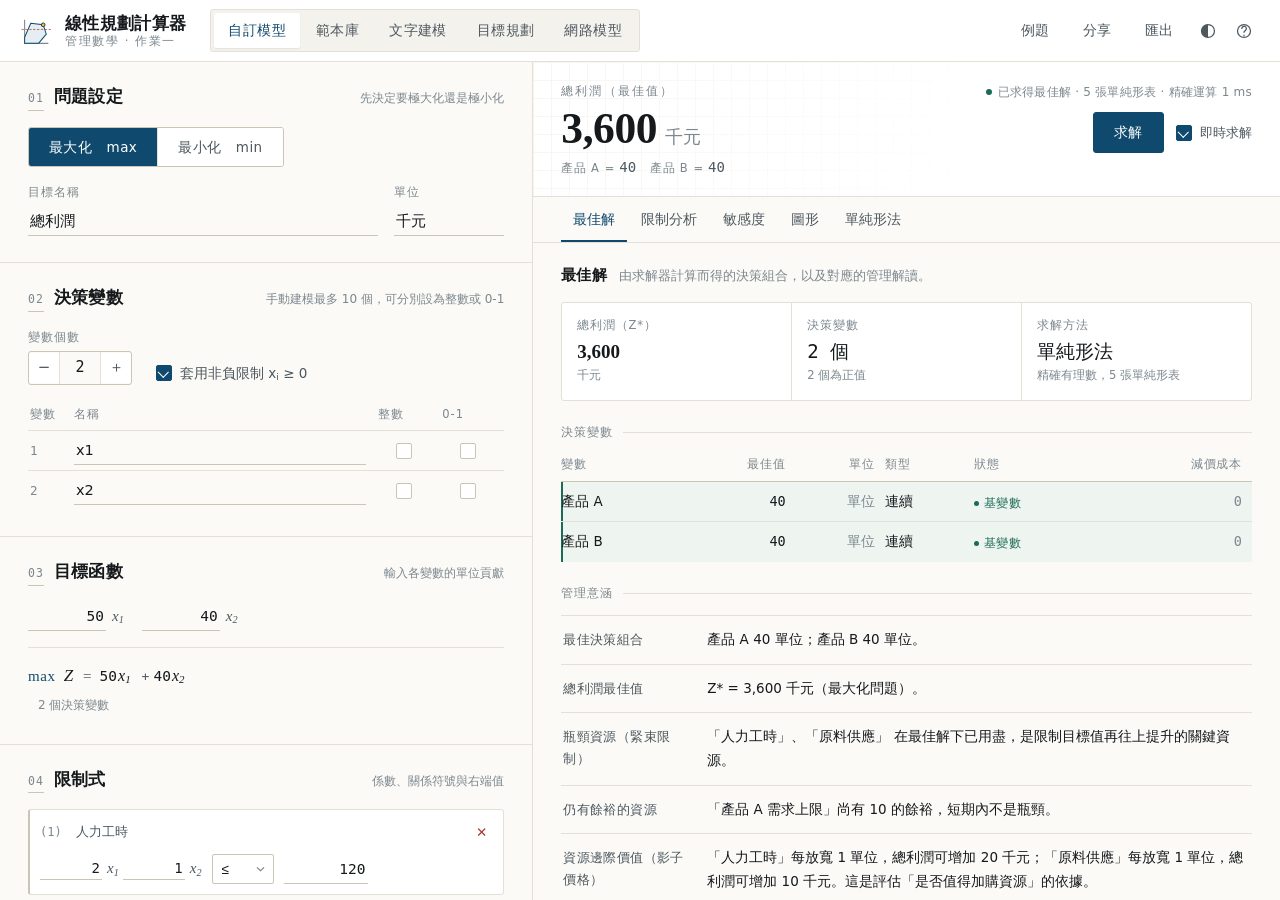
<file: index.html>
<!DOCTYPE html>
<html lang="zh-Hant-TW" data-theme="light">
<head>
<meta charset="utf-8">
<meta name="viewport" content="width=device-width, initial-scale=1">
<title>線性規劃計算器 · 管理數學作業</title>
<meta name="description" content="可直接在瀏覽器使用的線性規劃計算器：建立模型、精確求解、影子價格與敏感度分析、可行區域圖形、單純形法逐步教學，並支援多目標的目標規劃（Goal Programming）與網路模型（轉運、最短路徑、最大流量）。">
<link rel="stylesheet" href="assets/css/app.css">
</head>
<body>
<a class="skip-link" href="#model-settings">跳至模型設定</a>

<!-- ══════════════════════ 頂部工具列 ══════════════════════ -->
<header class="topbar">
  <div class="brand">
    <svg class="brand-mark" viewBox="0 0 44 44" aria-hidden="true" focusable="false">
      <path class="brand-axis" d="M6 38V8M6 38h30"/>
      <path class="brand-region" d="M6 30 L14 12 L30 14 L34 26 L24 38 L6 38 Z"/>
      <circle class="brand-point" cx="30" cy="14" r="2.4"/>
      <path class="brand-line" d="M2 20 L42 20"/>
    </svg>
    <div class="brand-text">
      <span class="brand-title">線性規劃計算器</span>
      <span class="brand-sub">管理數學 · 作業一</span>
    </div>
  </div>

  <nav class="mode-switch" role="tablist" aria-label="建模方式">
    <button type="button" role="tab" id="tab-model" aria-controls="panel-model" aria-selected="true" data-mode="model">自訂模型</button>
    <button type="button" role="tab" id="tab-library" aria-controls="panel-library" aria-selected="false" data-mode="library">範本庫</button>
    <button type="button" role="tab" id="tab-text" aria-controls="panel-text" aria-selected="false" data-mode="text">文字建模</button>
    <button type="button" role="tab" id="tab-goal" aria-controls="panel-goal" aria-selected="false" data-mode="goal">目標規劃</button>
    <button type="button" role="tab" id="tab-network" aria-controls="panel-network" aria-selected="false" data-mode="network">網路模型</button>
  </nav>

  <div class="topbar-actions">
    <button type="button" class="btn btn-quiet" id="btn-examples" aria-haspopup="dialog">例題</button>
    <button type="button" class="btn btn-quiet" id="btn-share" aria-haspopup="dialog">分享</button>
    <button type="button" class="btn btn-quiet" id="btn-export" aria-haspopup="dialog">匯出</button>
    <button type="button" class="btn btn-icon" id="btn-theme" title="切換深色／淺色" aria-label="切換深色模式">
      <svg viewBox="0 0 20 20" aria-hidden="true"><circle cx="10" cy="10" r="7.2"/><path d="M10 2.8a7.2 7.2 0 000 14.4z" fill="currentColor" stroke="none"/></svg>
    </button>
    <button type="button" class="btn btn-icon" id="btn-help" title="操作說明（?）" aria-label="操作說明" aria-haspopup="dialog">
      <svg viewBox="0 0 20 20" aria-hidden="true"><path d="M7.6 7.2a2.5 2.5 0 114.1 2c-.9.8-1.7 1.2-1.7 2.3M10 14.6v.6"/><circle cx="10" cy="10" r="7.2"/></svg>
    </button>
  </div>
</header>

<!-- ══════════════════════ 工作台 ══════════════════════ -->
<main class="workbench">

  <!-- ───────────── 左：設定 ───────────── -->
  <section class="pane pane-input" aria-label="模型設定">

    <!-- 模式一：自訂模型 -->
    <div class="panel is-active" id="panel-model" role="tabpanel" aria-labelledby="tab-model">

      <div class="source-banner" id="source-banner" hidden>
        <span class="source-banner-text" id="source-banner-text"></span>
        <button type="button" class="btn btn-link" id="source-banner-reset">回到空白模型</button>
      </div>

      <section class="step" id="model-settings">
        <header class="step-head">
          <span class="step-index">01</span>
          <h2 class="step-title">問題設定</h2>
          <span class="step-hint">先決定要極大化還是極小化</span>
        </header>
        <div class="field-group">
          <div class="segmented" role="radiogroup" aria-label="問題類型">
            <button type="button" role="radio" aria-checked="true" data-sense="max" class="is-active">最大化　max</button>
            <button type="button" role="radio" aria-checked="false" data-sense="min">最小化　min</button>
          </div>
          <div class="field-row">
            <label class="field">
              <span class="field-label">目標名稱</span>
              <input type="text" id="objective-label" class="input" placeholder="總利潤" autocomplete="off">
            </label>
            <label class="field field-narrow">
              <span class="field-label">單位</span>
              <input type="text" id="objective-unit" class="input" placeholder="元" autocomplete="off">
            </label>
          </div>
        </div>
      </section>

      <section class="step">
        <header class="step-head">
          <span class="step-index">02</span>
          <h2 class="step-title">決策變數</h2>
          <span class="step-hint">手動建模最多 10 個，可分別設為整數或 0-1</span>
        </header>
        <div class="field-group">
          <div class="var-toolbar">
            <div class="stepper">
              <span class="field-label">變數個數</span>
              <div class="stepper-control">
                <button type="button" class="stepper-button" id="var-minus" aria-label="減少一個變數">−</button>
                <output id="var-count" class="stepper-value" aria-live="polite">2</output>
                <button type="button" class="stepper-button" id="var-plus" aria-label="增加一個變數">＋</button>
              </div>
            </div>
            <label class="check">
              <input type="checkbox" id="nonneg" checked>
              <span>套用非負限制 x<sub>i</sub> ≥ 0</span>
            </label>
          </div>
          <div class="var-table-wrap">
            <table class="var-table">
              <thead>
                <tr>
                  <th scope="col">變數</th>
                  <th scope="col">名稱</th>
                  <th scope="col">整數</th>
                  <th scope="col">0-1</th>
                </tr>
              </thead>
              <tbody id="var-body"></tbody>
            </table>
          </div>
        </div>
      </section>

      <section class="step">
        <header class="step-head">
          <span class="step-index">03</span>
          <h2 class="step-title">目標函數</h2>
          <span class="step-hint">輸入各變數的單位貢獻</span>
        </header>
        <div class="field-group">
          <div class="coef-grid" id="objective-inputs"></div>
          <div class="math-preview" id="objective-preview" aria-live="polite"></div>
        </div>
      </section>

      <section class="step">
        <header class="step-head">
          <span class="step-index">04</span>
          <h2 class="step-title">限制式</h2>
          <span class="step-hint">係數、關係符號與右端值</span>
        </header>
        <div class="field-group">
          <div id="constraint-list" class="constraint-list"></div>
          <div class="step-actions">
            <button type="button" class="btn btn-outline" id="add-constraint">＋ 新增限制式</button>
            <button type="button" class="btn btn-quiet" id="clear-constraints">清除全部</button>
          </div>
        </div>
      </section>

      <section class="step step-last">
        <header class="step-head">
          <span class="step-index">05</span>
          <h2 class="step-title">模型預覽</h2>
          <span class="step-hint">系統自動排版</span>
        </header>
        <div class="model-sheet">
          <div id="model-preview" class="mathblock" aria-live="polite"></div>
          <div class="model-sheet-actions">
            <button type="button" class="btn btn-quiet btn-small" id="copy-model">複製模型文字</button>
            <button type="button" class="btn btn-quiet btn-small" id="download-json">下載 JSON</button>
          </div>
        </div>
      </section>
    </div>

    <!-- 模式二：範本庫 -->
    <div class="panel" id="panel-library" role="tabpanel" aria-labelledby="tab-library" hidden>
      <section class="step">
        <header class="step-head">
          <span class="step-index">A</span>
          <h2 class="step-title">管理科學模型範本</h2>
          <span class="step-hint">輸入問題資料，系統自動建立線性規劃模型</span>
        </header>
        <div id="library-cards" class="template-cards"></div>
      </section>
      <section class="step step-last" id="template-form-section" hidden>
        <header class="step-head">
          <span class="step-index">B</span>
          <h2 class="step-title" id="template-form-title">資料輸入</h2>
          <span class="step-hint" id="template-form-hint"></span>
        </header>
        <div id="template-form"></div>
        <div class="step-actions">
          <button type="button" class="btn btn-primary" id="template-build">建立模型並求解</button>
          <button type="button" class="btn btn-quiet" id="template-cancel">取消</button>
        </div>
      </section>
    </div>

    <!-- 模式三：文字建模 -->
    <div class="panel" id="panel-text" role="tabpanel" aria-labelledby="tab-text" hidden>
      <section class="step">
        <header class="step-head">
          <span class="step-index">01</span>
          <h2 class="step-title">用一段話描述問題</h2>
          <span class="step-hint">離線規則引擎會抽取產品、利潤、資源與上限</span>
        </header>
        <div class="field-group">
          <label class="field">
            <span class="field-label">問題描述</span>
            <textarea id="nl-input" class="input textarea" rows="7" spellcheck="false"
              placeholder="例如：某工廠生產 A、B 兩種產品。每單位 A 的利潤為 30 元，每單位 B 的利潤為 50 元……"></textarea>
          </label>
          <div class="sample-row">
            <span class="field-label">範例文字</span>
            <button type="button" class="chip" data-sample="production">生產組合</button>
            <button type="button" class="chip" data-sample="diet">飼料配方</button>
            <button type="button" class="chip" data-sample="shorthand">速記格式</button>
            <button type="button" class="chip" data-sample="shortest">最短路徑</button>
            <button type="button" class="chip" data-sample="maxflow">最大流量</button>
            <button type="button" class="chip" data-sample="transship">轉運問題</button>
          </div>
          <div class="field-row nl-actions">
            <button type="button" class="btn btn-primary" id="nl-parse">解析並建立模型</button>
            <button type="button" class="btn btn-outline" id="nl-ai">AI 解析</button>
            <button type="button" class="btn btn-quiet" id="nl-ai-toggle" aria-expanded="false" aria-controls="nl-ai-settings">AI 設定</button>
            <span class="field-note" id="nl-ai-status">解析結果可再回到「自訂模型」手動調整</span>
          </div>
          <div class="ai-settings" id="nl-ai-settings" hidden>
            <div class="ai-settings-title">AI 解析設定（選用）</div>
            <p class="ai-settings-note">
              「解析並建立模型」使用離線規則引擎，不需要網路。「AI 解析」會把題目文字送到你選的 AI 服務轉成模型，
              再由本機的精確求解器計算，需要你自己的 API 金鑰。
            </p>
            <div class="field-row">
              <label class="field ai-provider-field"><span class="field-label">AI 服務</span>
                <select class="select" id="nl-ai-provider"></select></label>
              <label class="field ai-model-field"><span class="field-label">模型</span>
                <select class="select" id="nl-ai-model"></select></label>
            </div>
            <div class="field-row">
              <label class="field"><span class="field-label">API 金鑰</span>
                <input type="password" class="input" id="nl-ai-key" placeholder="AIza..." autocomplete="off" spellcheck="false"></label>
            </div>
            <p class="ai-settings-note" id="nl-ai-provider-note"></p>
            <label class="checkbox ai-remember"><input type="checkbox" id="nl-ai-remember">
              <span>記住金鑰（存在這台電腦的瀏覽器；不勾選則關閉分頁後清除）</span></label>
            <p class="ai-settings-note is-warn">金鑰只會存在你自己的瀏覽器，並直接送到你選的 AI 服務，不會上傳到 GitHub。請勿在公用電腦勾選「記住金鑰」。</p>
            <div class="step-actions">
              <button type="button" class="btn btn-primary btn-small" id="nl-ai-save">儲存設定</button>
              <button type="button" class="btn btn-quiet btn-small" id="nl-ai-clear">清除金鑰</button>
            </div>
          </div>
        </div>
      </section>
    </div>

    <!-- 模式四：目標規劃（多目標求解），內容由 goalui.js 產生 -->
    <div class="panel" id="panel-goal" role="tabpanel" aria-labelledby="tab-goal" hidden></div>
    <div class="panel" id="panel-network" role="tabpanel" aria-labelledby="tab-network" hidden></div>
  </section>

  <!-- ───────────── 右：結果 ───────────── -->
  <section class="pane pane-result" aria-label="求解結果">
    <div class="result-head" id="result-head">
      <div class="verdict">
        <div class="verdict-label" id="verdict-label">最佳解</div>
        <div class="verdict-value" id="verdict-value">—</div>
        <div class="verdict-sub" id="verdict-sub"></div>
      </div>
      <div class="verdict-side">
        <div class="solve-status" id="solve-status" aria-live="polite"></div>
        <div class="verdict-actions">
          <button type="button" class="btn btn-primary" id="btn-solve">求解</button>
          <label class="check check-compact">
            <input type="checkbox" id="auto-solve" checked>
            <span>即時求解</span>
          </label>
        </div>
      </div>
    </div>

    <div class="result-tabs" role="tablist" aria-label="結果檢視">
      <button type="button" role="tab" aria-selected="true" data-view="solution" class="is-active">最佳解</button>
      <button type="button" role="tab" aria-selected="false" data-view="constraints">限制分析</button>
      <button type="button" role="tab" aria-selected="false" data-view="sensitivity">敏感度</button>
      <button type="button" role="tab" aria-selected="false" data-view="graph">圖形</button>
      <button type="button" role="tab" aria-selected="false" data-view="simplex">單純形法</button>
      <button type="button" role="tab" aria-selected="false" data-view="integer" id="tab-integer" hidden>整數規劃</button>
    </div>

    <div class="result-body" id="result-body" role="tabpanel" tabindex="-1" aria-live="polite"></div>

    <!-- 目標規劃的結果（僅在「目標規劃」分頁顯示） -->
    <div class="goal-result" id="goal-result" hidden>
      <div class="result-head">
        <div class="verdict">
          <div class="verdict-label" id="goal-verdict-label">最滿意解</div>
          <div class="verdict-value" id="goal-verdict-value">—</div>
          <div class="verdict-sub" id="goal-verdict-sub"></div>
        </div>
        <div class="verdict-side">
          <div class="solve-status" id="goal-solve-status" aria-live="polite"></div>
          <div class="verdict-actions">
            <button type="button" class="btn btn-primary" id="goal-btn-solve">求解</button>
          </div>
        </div>
      </div>
      <div class="result-tabs" id="goal-tabs" role="tablist" aria-label="目標規劃結果檢視">
        <button type="button" role="tab" aria-selected="true" data-gview="solution" class="is-active">最滿意解</button>
        <button type="button" role="tab" aria-selected="false" data-gview="steps">逐層求解</button>
        <button type="button" role="tab" aria-selected="false" data-gview="model">完整模式</button>
      </div>
      <div class="result-body" id="goal-result-body" role="tabpanel" tabindex="-1" aria-live="polite"></div>
    </div>

    <!-- 文字建模的解析結果（僅在「文字建模」分頁顯示） -->
    <div class="goal-result nl-pane" id="nl-pane" hidden>
      <div class="result-head nl-pane-head">
        <div class="verdict">
          <div class="verdict-label">文字建模</div>
          <div class="verdict-value nl-pane-title" id="nl-pane-title">尚未解析</div>
          <div class="verdict-sub" id="nl-confidence"></div>
        </div>
      </div>
      <div class="result-body" id="nl-pane-body" tabindex="-1" aria-live="polite">
        <div class="nl-empty" id="nl-empty">
          <h3 class="nl-empty-title">這裡會顯示解析結果</h3>
          <ol class="nl-empty-steps">
            <li><b>輸入題目</b>：在左邊貼上題目文字，或點一個「範例文字」。</li>
            <li><b>解析</b>：按「解析並建立模型」（離線、免費）。規則引擎沒把握時，可再按「AI 解析」。</li>
            <li><b>檢查</b>：核對這裡列出的目標係數與每條限制式，數字不對可以之後在表單修改。</li>
            <li><b>套用並求解</b>：按「套用到模型並求解」，會切到「自訂模型」分頁，顯示最佳解、敏感度分析與圖形。</li>
          </ol>
          <p class="nl-empty-note">在「自訂模型」與「範本庫」分頁，右邊顯示的是目前模型的求解結果；在這個分頁，題目要先解析、再套用，才會被求解。</p>
        </div>
        <section class="nl-result-section" id="nl-result-section" hidden>
          <div id="nl-result"></div>
        </section>
      </div>
    </div>

    <!-- 網路模型的結果（僅在「網路模型」分頁顯示） -->
    <div class="goal-result net-result" id="net-result" hidden>
      <div class="result-head">
        <div class="verdict">
          <div class="verdict-label" id="net-verdict-label">網路模型</div>
          <div class="verdict-value" id="net-verdict-value">—</div>
          <div class="verdict-sub" id="net-verdict-sub"></div>
        </div>
        <div class="verdict-side">
          <div class="solve-status" id="net-solve-status" aria-live="polite"></div>
          <div class="verdict-actions">
            <button type="button" class="btn btn-primary" id="net-btn-solve">求解</button>
          </div>
        </div>
      </div>
      <div class="result-tabs" id="net-tabs" role="tablist" aria-label="網路模型結果檢視">
        <button type="button" role="tab" aria-selected="true" data-nview="solution" class="is-active">結果與網路圖</button>
        <button type="button" role="tab" aria-selected="false" data-nview="steps">建模步驟</button>
        <button type="button" role="tab" aria-selected="false" data-nview="model">完整模型</button>
      </div>
      <div class="result-body" id="net-result-body" role="tabpanel" tabindex="-1" aria-live="polite"></div>
    </div>
  </section>
</main>

<!-- ══════════════════════ 對話框 ══════════════════════ -->
<div class="dialog-backdrop" id="dialog-backdrop" hidden>
  <div class="dialog" role="dialog" aria-modal="true" aria-labelledby="dialog-title">
    <header class="dialog-head">
      <h2 class="dialog-title" id="dialog-title">標題</h2>
      <button type="button" class="btn btn-icon" id="dialog-close" aria-label="關閉">✕</button>
    </header>
    <div class="dialog-body" id="dialog-body"></div>
    <footer class="dialog-foot" id="dialog-foot"></footer>
  </div>
</div>

<div class="toast-stack" id="toast-stack" aria-live="polite" aria-atomic="false"></div>

<!-- 行動版底部摘要列 -->
<div class="mobile-bar" id="mobile-bar">
  <div class="mobile-bar-main">
    <span class="mobile-bar-label" id="mobile-bar-label">最佳值</span>
    <span class="mobile-bar-value" id="mobile-bar-value">—</span>
  </div>
  <button type="button" class="btn btn-primary btn-small" id="mobile-bar-jump">查看結果</button>
</div>

<!-- 匯出用列印版面（螢幕上隱藏） -->
<div id="print-report" class="print-report" aria-hidden="true"></div>

<script src="assets/js/fraction.js"></script>
<script src="assets/js/solver.js"></script>
<script src="assets/js/model.js"></script>
<script src="assets/js/goal.js"></script>
<script src="assets/js/network.js"></script>
<script src="assets/js/recipes.js"></script>
<script src="assets/js/parser.js"></script>
<script src="assets/js/ai.js"></script>
<script src="assets/js/graph.js"></script>
<script src="assets/js/views.js"></script>
<script src="assets/js/goalui.js"></script>
<script src="assets/js/networkui.js"></script>
<script src="assets/js/app.js"></script>
</body>
</html>
</file>
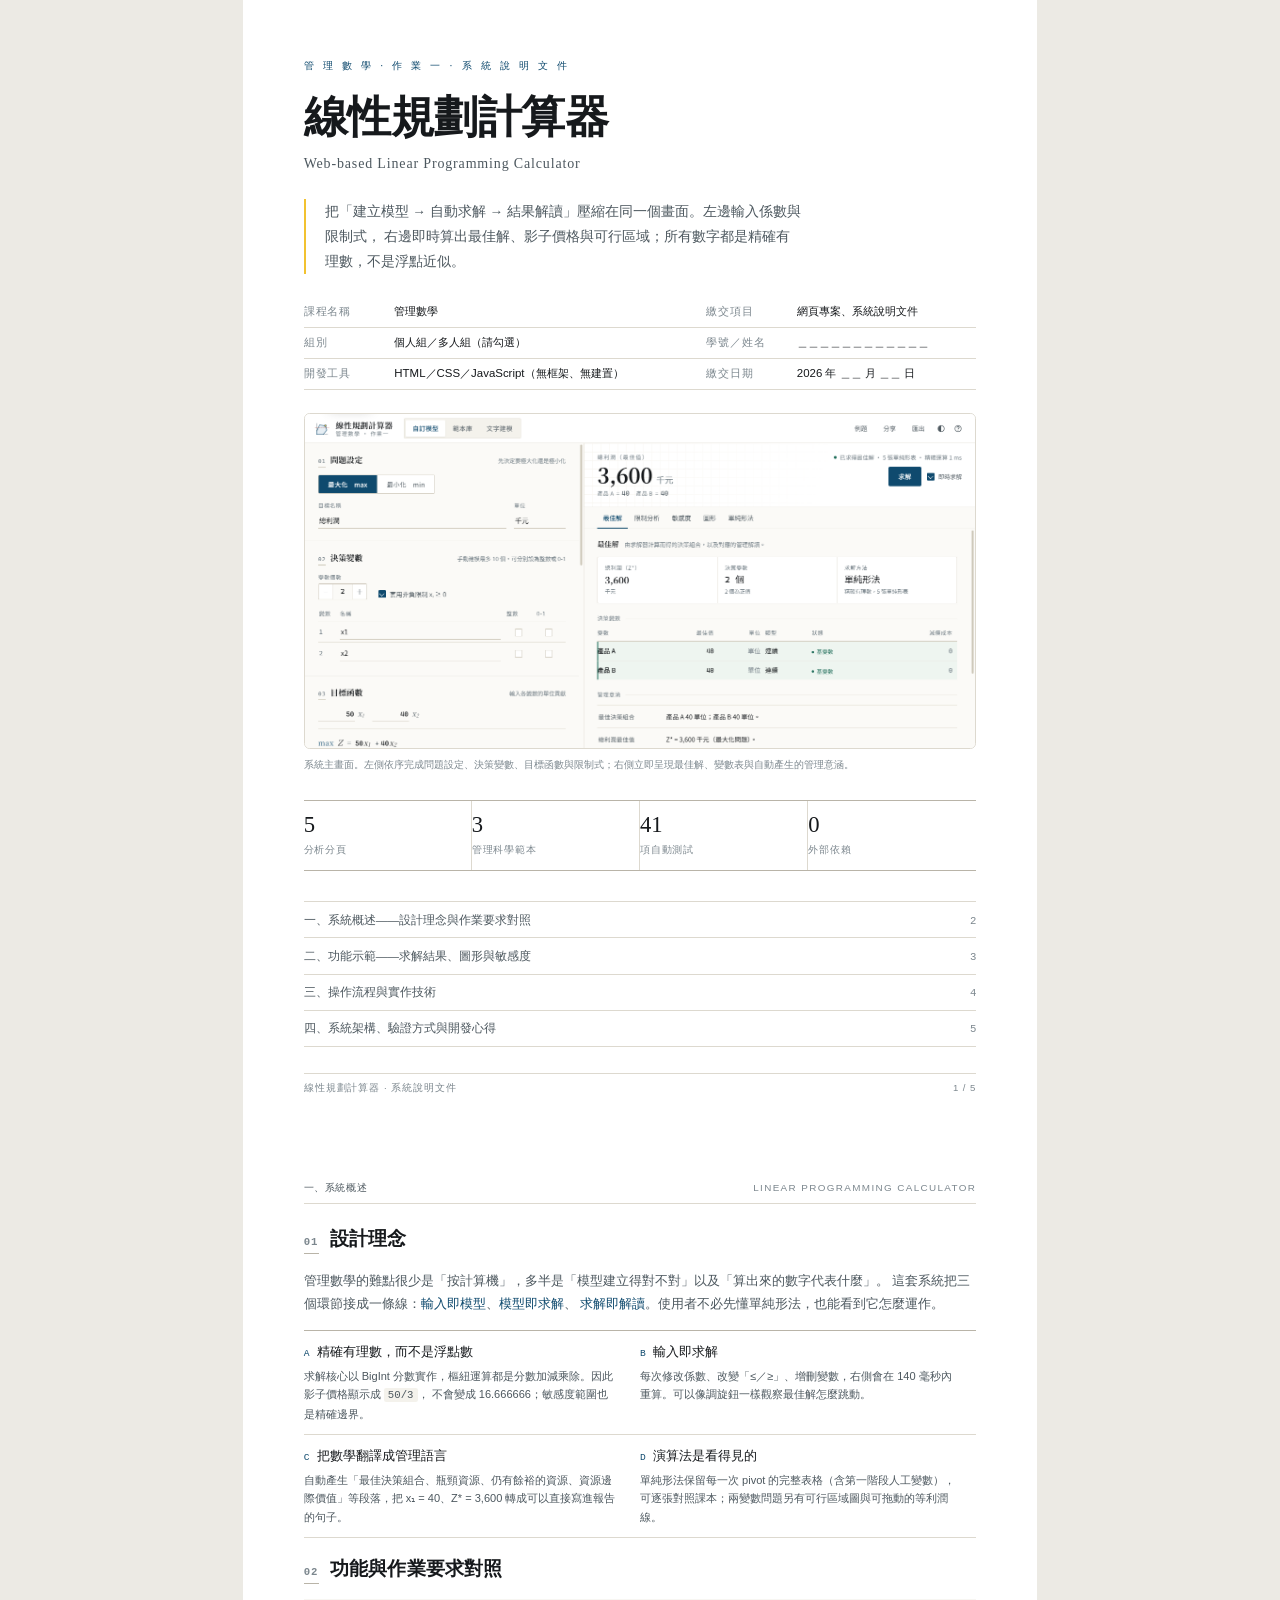
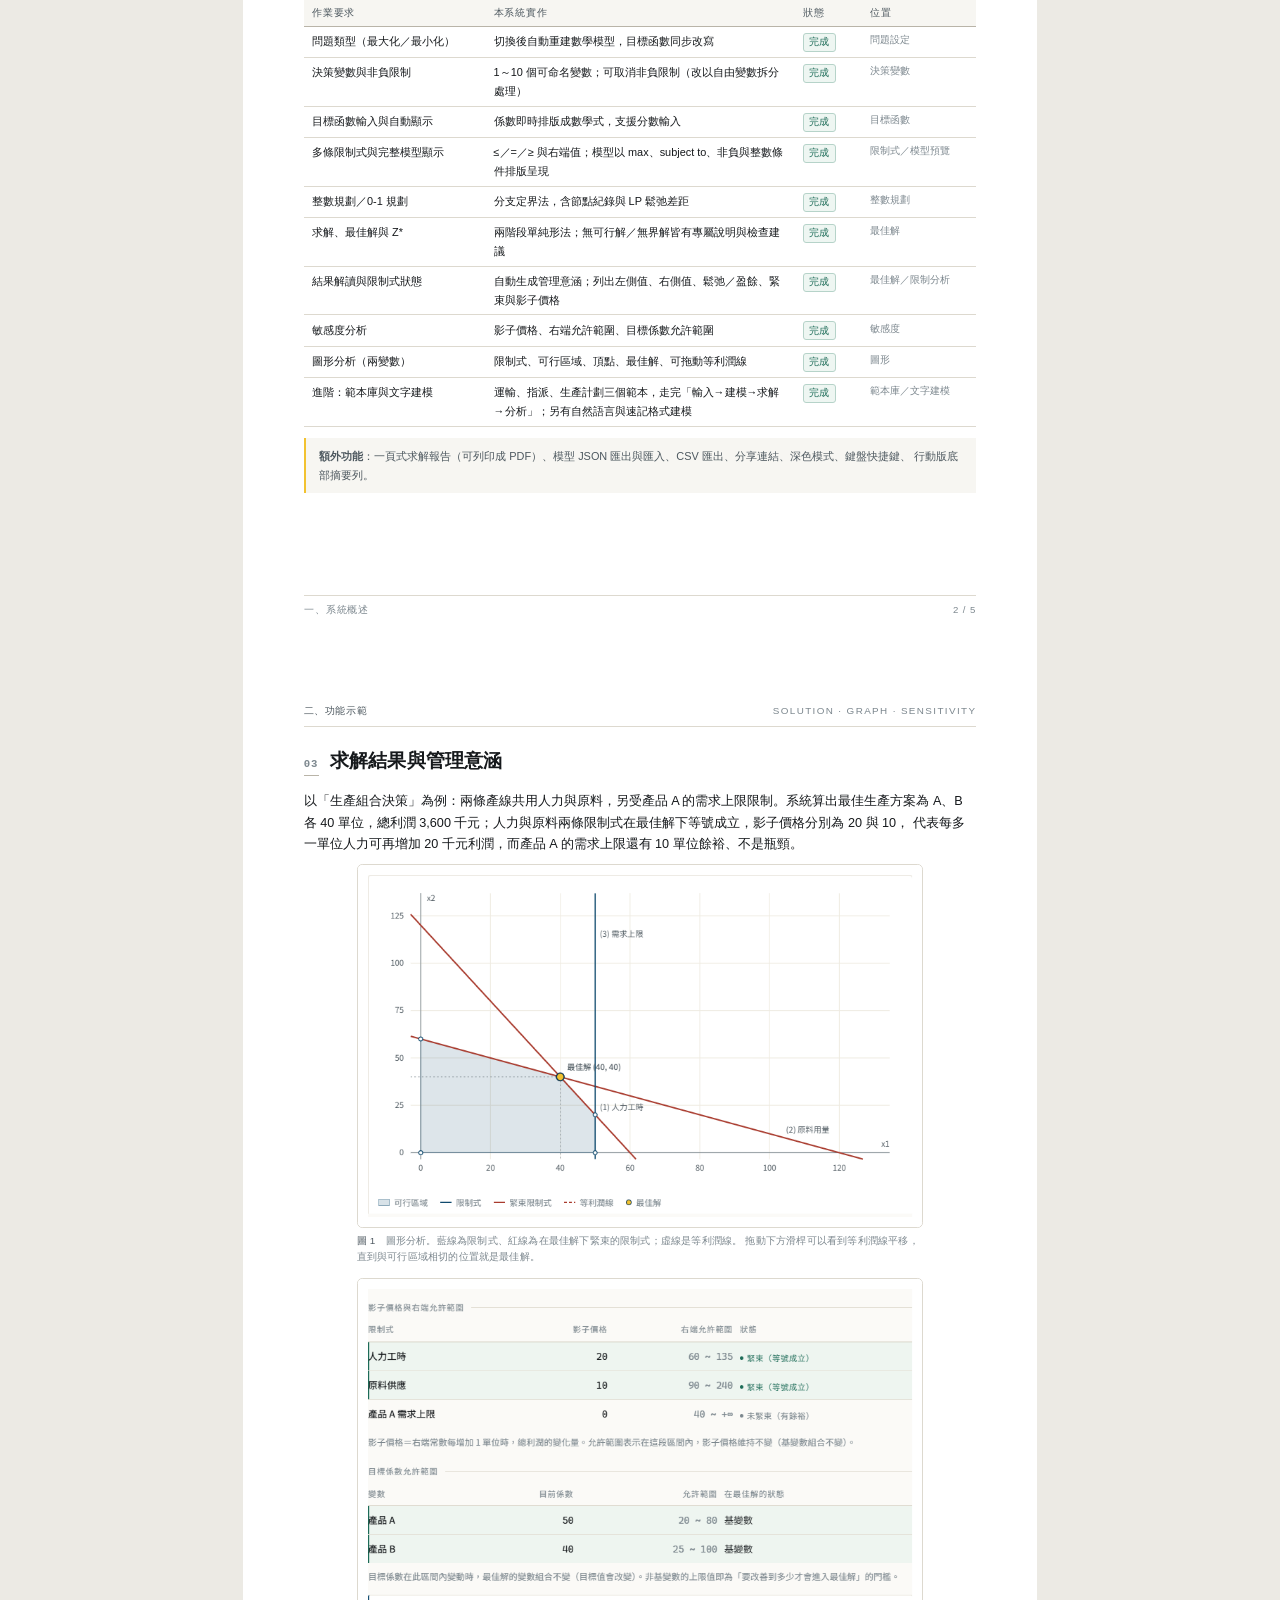
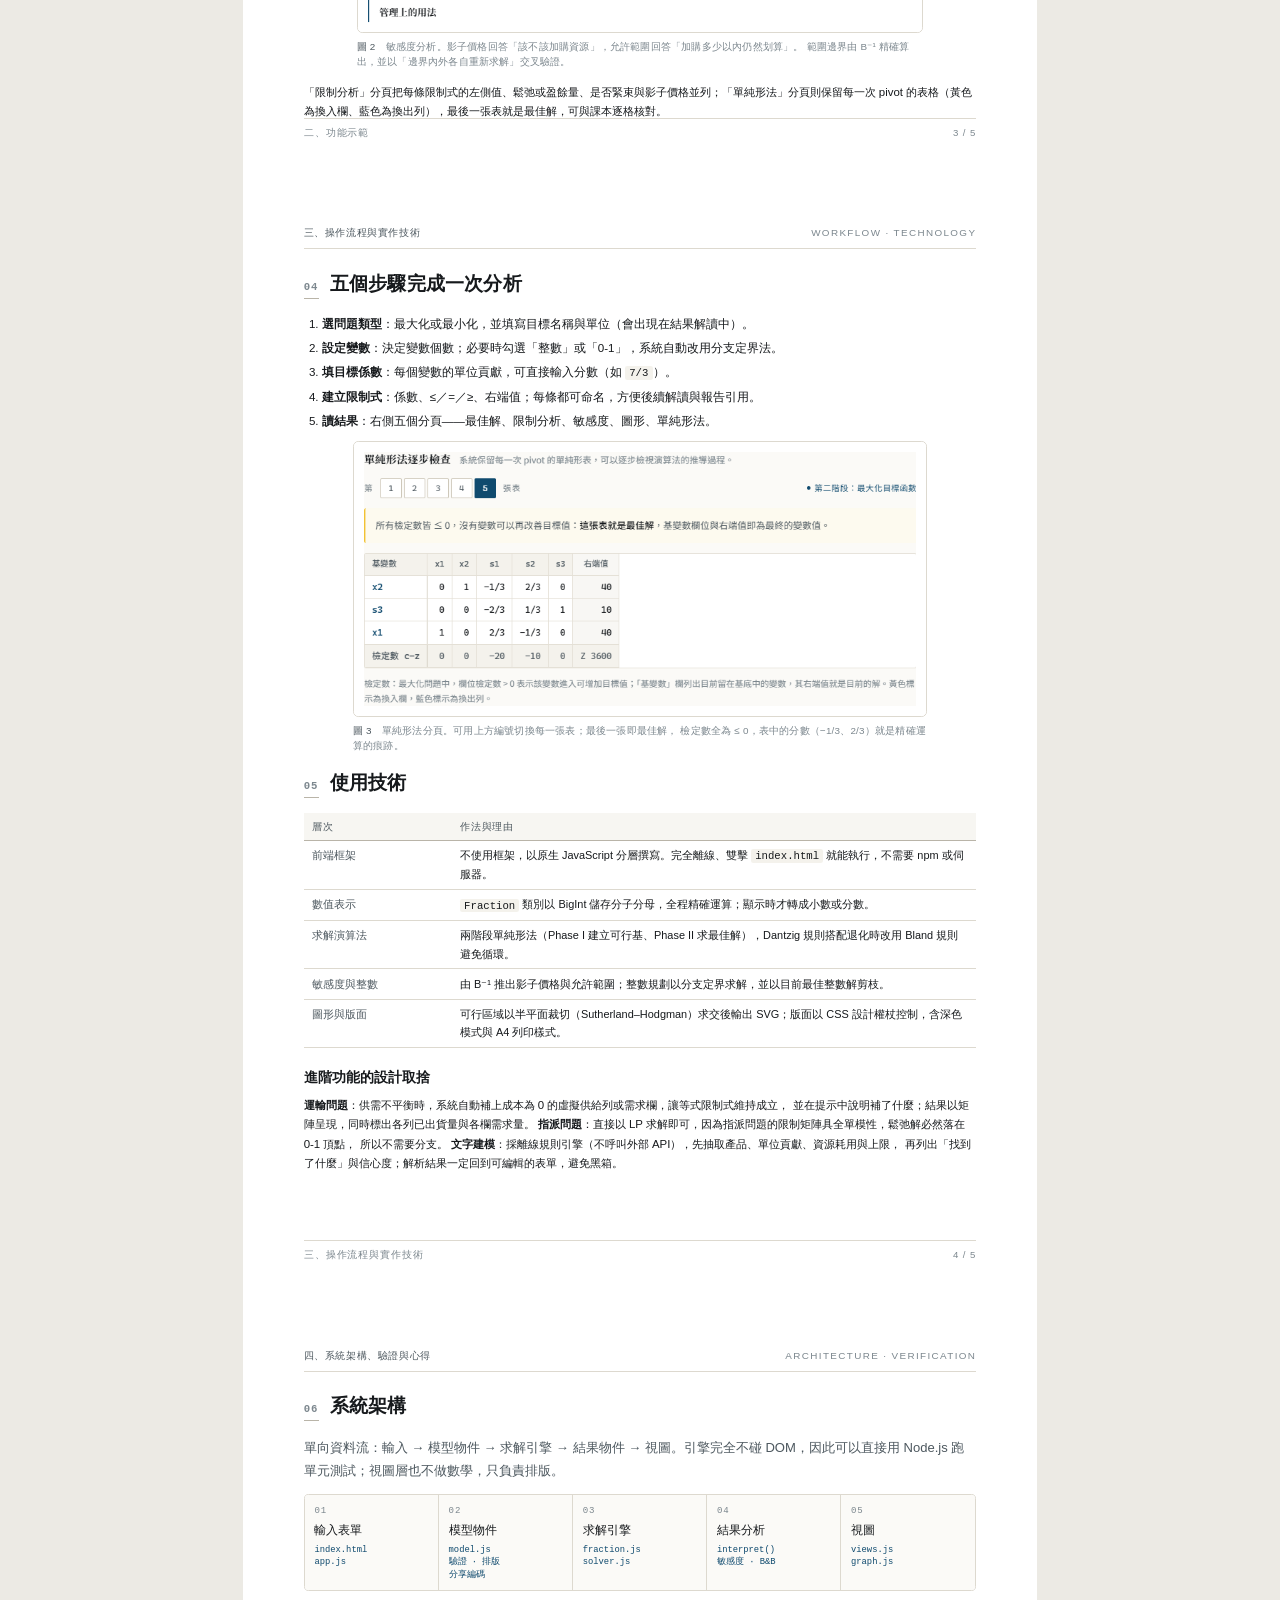
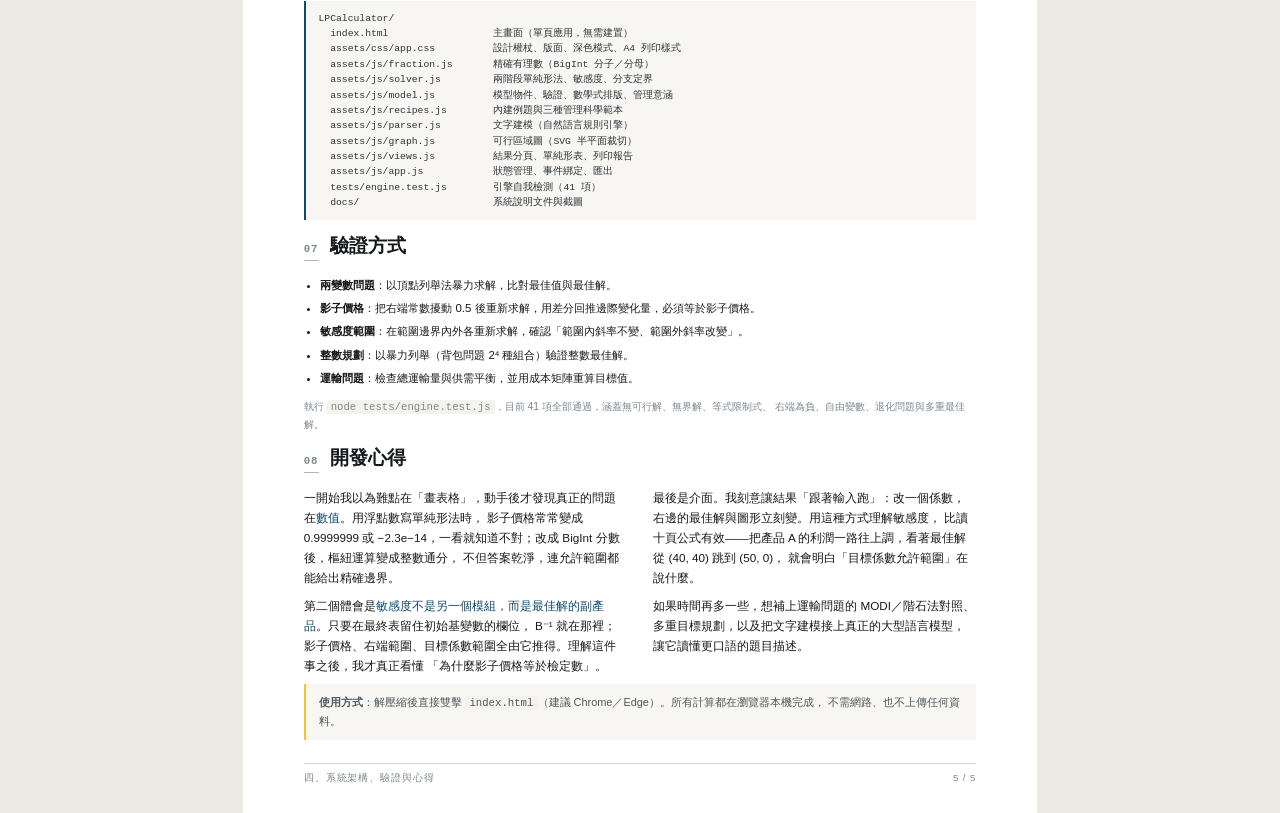
<file: docs/#U7cfb#U7d71#U8aaa#U660e#U6587#U4ef6.html>
<!DOCTYPE html>
<html lang="zh-Hant-TW">
<head>
<meta charset="utf-8">
<title>線性規劃計算器｜系統說明文件</title>
<style>
  @page { size: A4; margin: 0; }

  :root {
    --ink: #16191c;
    --ink-2: #4d585f;
    --ink-3: #7c878e;
    --rule: #ddd9cf;
    --rule-strong: #b9b4a8;
    --pruss: #0f4a6e;
    --jade: #1c6b57;
    --serif: "Noto Serif TC", "Songti TC", serif;
    --sans: "Noto Sans TC", "Microsoft JhengHei", sans-serif;
    --mono: "Cascadia Mono", "Consolas", monospace;
  }

  * { box-sizing: border-box; }
  html, body { margin: 0; padding: 0; }

  body {
    font-family: var(--sans);
    font-size: 9.5pt;
    line-height: 1.7;
    color: var(--ink);
    background: #eceae4;
    -webkit-print-color-adjust: exact;
    print-color-adjust: exact;
  }

  .page {
    width: 210mm;
    height: 297mm;
    padding: 15mm 16mm 12mm;
    background: #fff;
    margin: 0 auto;
    position: relative;
    overflow: hidden;
    page-break-after: always;
    break-after: page;
  }

  .page:last-child { page-break-after: auto; break-after: auto; }

  .runhead {
    display: flex;
    justify-content: space-between;
    align-items: baseline;
    border-bottom: 0.6pt solid var(--rule);
    padding-bottom: 1.6mm;
    margin-bottom: 5mm;
    font-size: 7.4pt;
    letter-spacing: 0.14em;
    color: var(--ink-3);
  }

  .runhead .rh-left { font-family: var(--serif); font-size: 7.6pt; letter-spacing: 0.06em; color: var(--ink-2); }

  .runfoot {
    position: absolute;
    left: 16mm;
    right: 16mm;
    bottom: 7mm;
    display: flex;
    justify-content: space-between;
    font-size: 7.2pt;
    color: var(--ink-3);
    letter-spacing: 0.1em;
    border-top: 0.5pt solid var(--rule);
    padding-top: 1.6mm;
  }

  /* ── 封面 ── */
  .cover-tag { font-size: 7.8pt; letter-spacing: 0.3em; color: var(--pruss); margin-bottom: 5mm; }

  h1.cover-title {
    font-family: var(--serif);
    font-size: 33pt;
    line-height: 1.12;
    letter-spacing: -0.01em;
    margin: 0 0 2.6mm;
  }

  .cover-sub { font-family: var(--serif); font-size: 10.5pt; color: var(--ink-2); letter-spacing: 0.06em; margin-bottom: 6mm; }

  .cover-lede {
    font-size: 10.2pt;
    line-height: 1.85;
    color: var(--ink-2);
    max-width: 132mm;
    border-left: 1.6pt solid #f2c230;
    padding-left: 5mm;
    margin-bottom: 6mm;
  }

  .meta-table { width: 100%; border-collapse: collapse; font-size: 8.6pt; margin-bottom: 6mm; }

  .meta-table th {
    text-align: left; font-weight: 400; color: var(--ink-3); width: 24mm;
    padding: 1.4mm 0; border-bottom: 0.5pt solid var(--rule); letter-spacing: 0.08em;
  }

  .meta-table td { padding: 1.4mm 0; border-bottom: 0.5pt solid var(--rule); }

  .cover-shot { border: 0.6pt solid var(--rule); border-radius: 1.5mm; overflow: hidden; background: #fff; }
  .cover-shot img { width: 100%; display: block; }

  .quick-stats {
    display: grid;
    grid-template-columns: repeat(4, 1fr);
    border-top: 0.8pt solid var(--rule-strong);
    border-bottom: 0.8pt solid var(--rule-strong);
    margin-top: 7mm;
  }

  .quick-stat { padding: 3mm 4mm 3mm 0; border-right: 0.5pt solid var(--rule); }
  .quick-stat:last-child { border-right: 0; }
  .quick-stat .n { font-family: var(--serif); font-size: 17pt; line-height: 1.1; }
  .quick-stat .l { font-size: 7.6pt; color: var(--ink-3); letter-spacing: 0.08em; margin-top: 1mm; }

  /* ── 標題 ── */
  h2 {
    font-family: var(--serif); font-size: 14.5pt; margin: 0 0 3.4mm;
    letter-spacing: 0.01em; display: flex; align-items: baseline; gap: 3mm;
  }

  h2 .no {
    font-family: var(--mono); font-size: 8pt; color: var(--ink-3); letter-spacing: 0.1em;
    border-bottom: 0.6pt solid var(--rule-strong); padding-bottom: 0.5mm;
  }

  h3 { font-family: var(--serif); font-size: 10.2pt; margin: 4.6mm 0 1.8mm; }
  p { margin: 0 0 2.2mm; }

  .lead { font-size: 9.8pt; line-height: 1.78; color: var(--ink-2); margin-bottom: 4mm; }

  /* ── 表格 ── */
  table.grid { width: 100%; border-collapse: collapse; font-size: 8.2pt; margin-bottom: 3mm; }

  table.grid th {
    text-align: left; font-weight: 500; font-size: 7.6pt; letter-spacing: 0.08em;
    color: var(--ink-2); border-bottom: 0.8pt solid var(--rule-strong);
    padding: 1.4mm 2.2mm 1.2mm; background: #f7f6f2;
  }

  table.grid td { border-bottom: 0.5pt solid var(--rule); padding: 1.4mm 2.2mm; vertical-align: top; }
  table.grid td.k { width: 26mm; color: var(--ink-2); }
  table.grid .center { text-align: center; }

  .done {
    display: inline-block; font-size: 7.2pt; letter-spacing: 0.05em; color: var(--jade);
    border: 0.5pt solid #b6d3c9; background: #eef6f2; border-radius: 0.8mm; padding: 0.1mm 1.3mm;
  }

  .tagline { font-size: 7.4pt; color: var(--ink-3); white-space: nowrap; }

  /* ── 特色 ── */
  .features {
    display: grid; grid-template-columns: 1fr 1fr; gap: 0;
    border-top: 0.6pt solid var(--rule-strong); margin-bottom: 4mm;
  }

  .feature { padding: 2.8mm 5mm 2.8mm 0; border-bottom: 0.5pt solid var(--rule); }
  .feature:nth-child(odd) { padding-right: 6mm; }
  .feature-title { font-family: var(--serif); font-size: 9.6pt; margin-bottom: 0.8mm; }
  .feature-title .idx { font-family: var(--mono); font-size: 7.2pt; color: var(--pruss); margin-right: 2mm; }
  .feature p { font-size: 8.3pt; line-height: 1.68; color: var(--ink-2); margin: 0; }

  /* ── 圖 ── */
  figure { margin: 0 0 3.4mm; }
  figure img { width: 100%; display: block; border: 0.6pt solid var(--rule); border-radius: 1.4mm; }
  figure.narrow { margin-left: auto; margin-right: auto; width: 162mm; }
  figcaption { font-size: 7.4pt; color: var(--ink-3); margin-top: 1.4mm; letter-spacing: 0.02em; line-height: 1.6; }
  figcaption b { color: var(--ink-2); font-weight: 500; }

  .fig-pair { display: grid; grid-template-columns: 1fr 1fr; gap: 4mm; margin-bottom: 3.4mm; }
  .fig-pair figure { margin: 0; }

  /* ── 程式碼／架構 ── */
  pre {
    font-family: var(--mono); font-size: 7.3pt; line-height: 1.58;
    background: #f7f6f2; border-left: 1.6pt solid var(--pruss);
    padding: 2.6mm 3.4mm; margin: 0 0 2.6mm; white-space: pre; color: #2b3338;
  }

  code {
    font-family: var(--mono); font-size: 8pt; background: #f4f2ec;
    padding: 0.2mm 1.1mm; border-radius: 0.6mm;
  }

  .arch { display: grid; grid-template-columns: repeat(5, 1fr); border: 0.6pt solid var(--rule); border-radius: 1.2mm; overflow: hidden; margin-bottom: 2.6mm; }
  .arch-step { padding: 2.2mm 2.6mm; border-right: 0.5pt solid var(--rule); background: #fbfaf7; }
  .arch-step:last-child { border-right: 0; }
  .arch-step .step-no { font-family: var(--mono); font-size: 6.8pt; color: var(--ink-3); letter-spacing: 0.1em; }
  .arch-step .step-name { font-family: var(--serif); font-size: 8.8pt; margin: 0.5mm 0 0.8mm; }
  .arch-step .step-file { font-family: var(--mono); font-size: 6.6pt; color: var(--pruss); line-height: 1.45; word-break: break-all; }

  ul.tight { margin: 0 0 2.6mm; padding-left: 4.4mm; }
  ul.tight li { margin-bottom: 1mm; font-size: 8.6pt; }
  ol.tight { margin: 0 0 2.6mm; padding-left: 4.8mm; }
  ol.tight li { margin-bottom: 1.2mm; font-size: 8.7pt; }

  .note {
    font-size: 8.2pt; color: var(--ink-2); background: #f7f6f2;
    border-left: 1.6pt solid #f2c230; padding: 2.4mm 3.6mm; margin: 0 0 3mm;
  }

  .two-col { display: grid; grid-template-columns: 1fr 1fr; gap: 0 7mm; }
  .two-col p { font-size: 8.8pt; }

  .em { color: var(--pruss); font-weight: 500; }
  .small { font-size: 7.8pt; color: var(--ink-3); }
  .mt { margin-top: 3.6mm; }

  .toc { margin-top: 8mm; }
  .toc-row {
    display: flex; justify-content: space-between; align-items: baseline;
    font-size: 8.8pt; color: var(--ink-2);
    padding: 2mm 0; border-bottom: 0.5pt solid var(--rule);
  }
  .toc-row:first-child { border-top: 0.5pt solid var(--rule); }
  .toc-row span:last-child { font-family: var(--mono); font-size: 8pt; color: var(--ink-3); }
</style>
</head>
<body>

<!-- ══════════════ 1／封面 ══════════════ -->
<section class="page">
  <div class="cover-tag">管 理 數 學 · 作 業 一 · 系 統 說 明 文 件</div>
  <h1 class="cover-title">線性規劃計算器</h1>
  <div class="cover-sub">Web-based Linear Programming Calculator</div>

  <p class="cover-lede">
    把「建立模型 → 自動求解 → 結果解讀」壓縮在同一個畫面。左邊輸入係數與限制式，
    右邊即時算出最佳解、影子價格與可行區域；所有數字都是精確有理數，不是浮點近似。
  </p>

  <table class="meta-table">
    <tr><th>課程名稱</th><td>管理數學</td><th style="width:22mm">繳交項目</th><td>網頁專案、系統說明文件</td></tr>
    <tr><th>組別</th><td>個人組／多人組（請勾選）</td><th>學號／姓名</th><td>＿＿＿＿＿＿＿＿＿＿＿＿</td></tr>
    <tr><th>開發工具</th><td>HTML／CSS／JavaScript（無框架、無建置）</td><th>繳交日期</th><td>2026 年 ＿＿ 月 ＿＿ 日</td></tr>
  </table>

  <div class="cover-shot">
    <img src="img/01-solution.png" alt="系統主畫面：左側模型設定，右側最佳解與管理意涵">
  </div>
  <p class="small" style="margin-top:2mm">
    系統主畫面。左側依序完成問題設定、決策變數、目標函數與限制式；右側立即呈現最佳解、變數表與自動產生的管理意涵。
  </p>

  <div class="quick-stats">
    <div class="quick-stat"><div class="n">5</div><div class="l">分析分頁</div></div>
    <div class="quick-stat"><div class="n">3</div><div class="l">管理科學範本</div></div>
    <div class="quick-stat"><div class="n">41</div><div class="l">項自動測試</div></div>
    <div class="quick-stat"><div class="n">0</div><div class="l">外部依賴</div></div>
  </div>

  <div class="toc">
    <div class="toc-row"><span>一、系統概述——設計理念與作業要求對照</span><span>2</span></div>
    <div class="toc-row"><span>二、功能示範——求解結果、圖形與敏感度</span><span>3</span></div>
    <div class="toc-row"><span>三、操作流程與實作技術</span><span>4</span></div>
    <div class="toc-row"><span>四、系統架構、驗證方式與開發心得</span><span>5</span></div>
  </div>

  <div class="runfoot">
    <span>線性規劃計算器 · 系統說明文件</span>
    <span>1 / 5</span>
  </div>
</section>

<!-- ══════════════ 2／設計理念與功能對照 ══════════════ -->
<section class="page">
  <div class="runhead">
    <span class="rh-left">一、系統概述</span>
    <span>LINEAR PROGRAMMING CALCULATOR</span>
  </div>

  <h2><span class="no">01</span>設計理念</h2>
  <p class="lead">
    管理數學的難點很少是「按計算機」，多半是「模型建立得對不對」以及「算出來的數字代表什麼」。
    這套系統把三個環節接成一條線：<span class="em">輸入即模型</span>、<span class="em">模型即求解</span>、
    <span class="em">求解即解讀</span>。使用者不必先懂單純形法，也能看到它怎麼運作。
  </p>

  <div class="features">
    <div class="feature">
      <div class="feature-title"><span class="idx">A</span>精確有理數，而不是浮點數</div>
      <p>求解核心以 BigInt 分數實作，樞紐運算都是分數加減乘除。因此影子價格顯示成 <code>50/3</code>，
        不會變成 16.666666；敏感度範圍也是精確邊界。</p>
    </div>
    <div class="feature">
      <div class="feature-title"><span class="idx">B</span>輸入即求解</div>
      <p>每次修改係數、改變「≤／≥」、增刪變數，右側會在 140 毫秒內重算。可以像調旋鈕一樣觀察最佳解怎麼跳動。</p>
    </div>
    <div class="feature">
      <div class="feature-title"><span class="idx">C</span>把數學翻譯成管理語言</div>
      <p>自動產生「最佳決策組合、瓶頸資源、仍有餘裕的資源、資源邊際價值」等段落，把 x₁ = 40、Z* = 3,600
        轉成可以直接寫進報告的句子。</p>
    </div>
    <div class="feature">
      <div class="feature-title"><span class="idx">D</span>演算法是看得見的</div>
      <p>單純形法保留每一次 pivot 的完整表格（含第一階段人工變數），可逐張對照課本；兩變數問題另有可行區域圖與可拖動的等利潤線。</p>
    </div>
  </div>

  <h2 class="mt"><span class="no">02</span>功能與作業要求對照</h2>
  <table class="grid">
    <thead>
      <tr><th style="width:27%">作業要求</th><th style="width:46%">本系統實作</th><th style="width:10%">狀態</th><th>位置</th></tr>
    </thead>
    <tbody>
      <tr><td>問題類型（最大化／最小化）</td><td>切換後自動重建數學模型，目標函數同步改寫</td><td><span class="done">完成</span></td><td class="tagline">問題設定</td></tr>
      <tr><td>決策變數與非負限制</td><td>1～10 個可命名變數；可取消非負限制（改以自由變數拆分處理）</td><td><span class="done">完成</span></td><td class="tagline">決策變數</td></tr>
      <tr><td>目標函數輸入與自動顯示</td><td>係數即時排版成數學式，支援分數輸入</td><td><span class="done">完成</span></td><td class="tagline">目標函數</td></tr>
      <tr><td>多條限制式與完整模型顯示</td><td>≤／=／≥ 與右端值；模型以 max、subject to、非負與整數條件排版呈現</td><td><span class="done">完成</span></td><td class="tagline">限制式／模型預覽</td></tr>
      <tr><td>整數規劃／0-1 規劃</td><td>分支定界法，含節點紀錄與 LP 鬆弛差距</td><td><span class="done">完成</span></td><td class="tagline">整數規劃</td></tr>
      <tr><td>求解、最佳解與 Z*</td><td>兩階段單純形法；無可行解／無界解皆有專屬說明與檢查建議</td><td><span class="done">完成</span></td><td class="tagline">最佳解</td></tr>
      <tr><td>結果解讀與限制式狀態</td><td>自動生成管理意涵；列出左側值、右側值、鬆弛／盈餘、緊束與影子價格</td><td><span class="done">完成</span></td><td class="tagline">最佳解／限制分析</td></tr>
      <tr><td>敏感度分析</td><td>影子價格、右端允許範圍、目標係數允許範圍</td><td><span class="done">完成</span></td><td class="tagline">敏感度</td></tr>
      <tr><td>圖形分析（兩變數）</td><td>限制式、可行區域、頂點、最佳解、可拖動等利潤線</td><td><span class="done">完成</span></td><td class="tagline">圖形</td></tr>
      <tr><td>進階：範本庫與文字建模</td><td>運輸、指派、生產計劃三個範本，走完「輸入→建模→求解→分析」；另有自然語言與速記格式建模</td><td><span class="done">完成</span></td><td class="tagline">範本庫／文字建模</td></tr>
    </tbody>
  </table>

  <div class="note" style="margin-top:2mm">
    <b>額外功能</b>：一頁式求解報告（可列印成 PDF）、模型 JSON 匯出與匯入、CSV 匯出、分享連結、深色模式、鍵盤快捷鍵、
    行動版底部摘要列。
  </div>

  <div class="runfoot">
    <span>一、系統概述</span>
    <span>2 / 5</span>
  </div>
</section>

<!-- ══════════════ 3／求解結果 ══════════════ -->
<section class="page">
  <div class="runhead">
    <span class="rh-left">二、功能示範</span>
    <span>SOLUTION · GRAPH · SENSITIVITY</span>
  </div>

  <h2><span class="no">03</span>求解結果與管理意涵</h2>
  <p>
    以「生產組合決策」為例：兩條產線共用人力與原料，另受產品 A 的需求上限限制。系統算出最佳生產方案為
    A、B 各 40 單位，總利潤 3,600 千元；人力與原料兩條限制式在最佳解下等號成立，影子價格分別為 20 與 10，
    代表每多一單位人力可再增加 20 千元利潤，而產品 A 的需求上限還有 10 單位餘裕、不是瓶頸。
  </p>

  <figure class="narrow" style="width:150mm">
    <img src="img/07-graph.png" alt="圖形分析：可行區域、緊束限制式、等利潤線與最佳解">
    <figcaption><b>圖 1</b>　圖形分析。藍線為限制式、紅線為在最佳解下緊束的限制式；虛線是等利潤線。
      拖動下方滑桿可以看到等利潤線平移，直到與可行區域相切的位置就是最佳解。</figcaption>
  </figure>

  <figure class="narrow" style="width:150mm">
    <img src="img/08-sensitivity.png" alt="敏感度分析：影子價格、右端允許範圍、目標係數允許範圍">
    <figcaption><b>圖 2</b>　敏感度分析。影子價格回答「該不該加購資源」，允許範圍回答「加購多少以內仍然划算」。
      範圍邊界由 B⁻¹ 精確算出，並以「邊界內外各自重新求解」交叉驗證。</figcaption>
  </figure>

  <p style="font-size:8.6pt">
    「限制分析」分頁把每條限制式的左側值、鬆弛或盈餘量、是否緊束與影子價格並列；「單純形法」分頁則保留每一次
    pivot 的表格（黃色為換入欄、藍色為換出列），最後一張表就是最佳解，可與課本逐格核對。
  </p>

  <div class="runfoot">
    <span>二、功能示範</span>
    <span>3 / 5</span>
  </div>
</section>

<!-- ══════════════ 4／操作流程與技術 ══════════════ -->
<section class="page">
  <div class="runhead">
    <span class="rh-left">三、操作流程與實作技術</span>
    <span>WORKFLOW · TECHNOLOGY</span>
  </div>

  <h2><span class="no">04</span>五個步驟完成一次分析</h2>
  <ol class="tight">
    <li><b>選問題類型</b>：最大化或最小化，並填寫目標名稱與單位（會出現在結果解讀中）。</li>
    <li><b>設定變數</b>：決定變數個數；必要時勾選「整數」或「0-1」，系統自動改用分支定界法。</li>
    <li><b>填目標係數</b>：每個變數的單位貢獻，可直接輸入分數（如 <code>7/3</code>）。</li>
    <li><b>建立限制式</b>：係數、≤／=／≥、右端值；每條都可命名，方便後續解讀與報告引用。</li>
    <li><b>讀結果</b>：右側五個分頁——最佳解、限制分析、敏感度、圖形、單純形法。</li>
  </ol>

  <figure class="narrow" style="width:152mm">
    <img src="img/09-simplex.png" alt="單純形法逐步檢查：迭代選擇與最終表格">
    <figcaption><b>圖 3</b>　單純形法分頁。可用上方編號切換每一張表；最後一張即最佳解，
      檢定數全為 ≤ 0，表中的分數（−1/3、2/3）就是精確運算的痕跡。</figcaption>
  </figure>

  <h2><span class="no">05</span>使用技術</h2>
  <table class="grid">
    <thead><tr><th style="width:22%">層次</th><th>作法與理由</th></tr></thead>
    <tbody>
      <tr><td class="k">前端框架</td><td>不使用框架，以原生 JavaScript 分層撰寫。完全離線、雙擊 <code>index.html</code> 就能執行，不需要 npm 或伺服器。</td></tr>
      <tr><td class="k">數值表示</td><td><code>Fraction</code> 類別以 BigInt 儲存分子分母，全程精確運算；顯示時才轉成小數或分數。</td></tr>
      <tr><td class="k">求解演算法</td><td>兩階段單純形法（Phase I 建立可行基、Phase II 求最佳解），Dantzig 規則搭配退化時改用 Bland 規則避免循環。</td></tr>
      <tr><td class="k">敏感度與整數</td><td>由 B⁻¹ 推出影子價格與允許範圍；整數規劃以分支定界求解，並以目前最佳整數解剪枝。</td></tr>
      <tr><td class="k">圖形與版面</td><td>可行區域以半平面裁切（Sutherland–Hodgman）求交後輸出 SVG；版面以 CSS 設計權杖控制，含深色模式與 A4 列印樣式。</td></tr>
    </tbody>
  </table>

  <h3>進階功能的設計取捨</h3>
  <p style="font-size:8.6pt">
    <b>運輸問題</b>：供需不平衡時，系統自動補上成本為 0 的虛擬供給列或需求欄，讓等式限制式維持成立，
    並在提示中說明補了什麼；結果以矩陣呈現，同時標出各列已出貨量與各欄需求量。
    <b>指派問題</b>：直接以 LP 求解即可，因為指派問題的限制矩陣具全單模性，鬆弛解必然落在 0-1 頂點，
    所以不需要分支。 <b>文字建模</b>：採離線規則引擎（不呼叫外部 API），先抽取產品、單位貢獻、資源耗用與上限，
    再列出「找到了什麼」與信心度；解析結果一定回到可編輯的表單，避免黑箱。
  </p>

  <div class="runfoot">
    <span>三、操作流程與實作技術</span>
    <span>4 / 5</span>
  </div>
</section>

<!-- ══════════════ 5／架構、驗證、心得 ══════════════ -->
<section class="page">
  <div class="runhead">
    <span class="rh-left">四、系統架構、驗證與心得</span>
    <span>ARCHITECTURE · VERIFICATION</span>
  </div>

  <h2><span class="no">06</span>系統架構</h2>
  <p class="lead" style="margin-bottom:3mm">
    單向資料流：輸入 → 模型物件 → 求解引擎 → 結果物件 → 視圖。引擎完全不碰 DOM，因此可以直接用
    Node.js 跑單元測試；視圖層也不做數學，只負責排版。
  </p>

  <div class="arch">
    <div class="arch-step"><div class="step-no">01</div><div class="step-name">輸入表單</div>
      <div class="step-file">index.html<br>app.js</div></div>
    <div class="arch-step"><div class="step-no">02</div><div class="step-name">模型物件</div>
      <div class="step-file">model.js<br>驗證 · 排版<br>分享編碼</div></div>
    <div class="arch-step"><div class="step-no">03</div><div class="step-name">求解引擎</div>
      <div class="step-file">fraction.js<br>solver.js</div></div>
    <div class="arch-step"><div class="step-no">04</div><div class="step-name">結果分析</div>
      <div class="step-file">interpret()<br>敏感度 · B&amp;B</div></div>
    <div class="arch-step"><div class="step-no">05</div><div class="step-name">視圖</div>
      <div class="step-file">views.js<br>graph.js</div></div>
  </div>

  <pre>LPCalculator/
  index.html                  主畫面（單頁應用，無需建置）
  assets/css/app.css          設計權杖、版面、深色模式、A4 列印樣式
  assets/js/fraction.js       精確有理數（BigInt 分子／分母）
  assets/js/solver.js         兩階段單純形法、敏感度、分支定界
  assets/js/model.js          模型物件、驗證、數學式排版、管理意涵
  assets/js/recipes.js        內建例題與三種管理科學範本
  assets/js/parser.js         文字建模（自然語言規則引擎）
  assets/js/graph.js          可行區域圖（SVG 半平面裁切）
  assets/js/views.js          結果分頁、單純形表、列印報告
  assets/js/app.js            狀態管理、事件綁定、匯出
  tests/engine.test.js        引擎自我檢測（41 項）
  docs/                       系統說明文件與截圖</pre>

  <h2><span class="no">07</span>驗證方式</h2>
  <ul class="tight">
    <li><b>兩變數問題</b>：以頂點列舉法暴力求解，比對最佳值與最佳解。</li>
    <li><b>影子價格</b>：把右端常數擾動 0.5 後重新求解，用差分回推邊際變化量，必須等於影子價格。</li>
    <li><b>敏感度範圍</b>：在範圍邊界內外各重新求解，確認「範圍內斜率不變、範圍外斜率改變」。</li>
    <li><b>整數規劃</b>：以暴力列舉（背包問題 2⁴ 種組合）驗證整數最佳解。</li>
    <li><b>運輸問題</b>：檢查總運輸量與供需平衡，並用成本矩陣重算目標值。</li>
  </ul>
  <p class="small">執行 <code>node tests/engine.test.js</code>，目前 41 項全部通過，涵蓋無可行解、無界解、等式限制式、
    右端為負、自由變數、退化問題與多重最佳解。</p>

  <h2><span class="no">08</span>開發心得</h2>
  <div class="two-col">
    <div>
      <p>一開始我以為難點在「畫表格」，動手後才發現真正的問題在<span class="em">數值</span>。用浮點數寫單純形法時，
        影子價格常常變成 0.9999999 或 −2.3e−14，一看就知道不對；改成 BigInt 分數後，樞紐運算變成整數通分，
        不但答案乾淨，連允許範圍都能給出精確邊界。</p>
      <p>第二個體會是<span class="em">敏感度不是另一個模組，而是最佳解的副產品</span>。只要在最終表留住初始基變數的欄位，
        B⁻¹ 就在那裡；影子價格、右端範圍、目標係數範圍全由它推得。理解這件事之後，我才真正看懂
        「為什麼影子價格等於檢定數」。</p>
    </div>
    <div>
      <p>最後是介面。我刻意讓結果「跟著輸入跑」：改一個係數，右邊的最佳解與圖形立刻變。用這種方式理解敏感度，
        比讀十頁公式有效——把產品 A 的利潤一路往上調，看著最佳解從 (40, 40) 跳到 (50, 0)，
        就會明白「目標係數允許範圍」在說什麼。</p>
      <p>如果時間再多一些，想補上運輸問題的 MODI／階石法對照、多重目標規劃，以及把文字建模接上真正的大型語言模型，
        讓它讀懂更口語的題目描述。</p>
    </div>
  </div>

  <div class="note">
    <b>使用方式</b>：解壓縮後直接雙擊 <code>index.html</code>（建議 Chrome／Edge）。所有計算都在瀏覽器本機完成，
    不需網路、也不上傳任何資料。
  </div>

  <div class="runfoot">
    <span>四、系統架構、驗證與心得</span>
    <span>5 / 5</span>
  </div>
</section>

</body>
</html>
</file>
<file: assets/css/app.css>
/* ============================================================================
 * app.css — 線性規劃計算器
 * 設計語彙：管理數學講義／方格紙／雙色印刷（普魯士藍＋螢光筆黃）
 * ==========================================================================*/

/* ─────────────── 設計權杖 ─────────────── */
:root {
  color-scheme: light;

  --paper: #fbfaf7;
  --panel: #ffffff;
  --sunken: #f4f2ec;
  --ink: #16191c;
  --ink-2: #4d585f;
  --ink-3: #7c878e;
  --rule: #e4e0d6;
  --rule-strong: #cbc5b6;
  --grid: #efebe1;

  --pruss: #0f4a6e;
  --pruss-deep: #0a3450;
  --pruss-soft: #e6eef4;
  --marker: #f2c230;
  --marker-soft: #fbf3d6;
  --crimson: #a93b2e;
  --crimson-soft: #f8e9e6;
  --jade: #1c6b57;
  --jade-soft: #e3f0eb;

  --shadow-card: 0 1px 0 rgba(22, 25, 28, 0.03), 0 18px 40px -32px rgba(22, 25, 28, 0.5);
  --radius: 3px;
  --radius-lg: 5px;

  --font-serif: "Noto Serif TC", "Songti TC", "PMingLiU", Georgia, serif;
  --font-sans: "Noto Sans TC", "Microsoft JhengHei", "Segoe UI", system-ui, sans-serif;
  --font-mono: "Cascadia Mono", "Consolas", ui-monospace, "SFMono-Regular", monospace;

  --topbar-h: 62px;
  --pane-pad: 28px;
}

[data-theme="dark"] {
  color-scheme: dark;

  --paper: #0e1316;
  --panel: #141b1f;
  --sunken: #0a0f12;
  --ink: #e9e6df;
  --ink-2: #a9b4ba;
  --ink-3: #7d888f;
  --rule: #232d33;
  --rule-strong: #36434a;
  --grid: #1a2429;

  --pruss: #6fb2dc;
  --pruss-deep: #8cc6e8;
  --pruss-soft: #122630;
  --marker: #e9be45;
  --marker-soft: #2a2416;
  --crimson: #e07b6d;
  --crimson-soft: #2b1a17;
  --jade: #5bbfa0;
  --jade-soft: #10241e;

  --shadow-card: 0 1px 0 rgba(0, 0, 0, 0.4), 0 24px 48px -32px #000;
}

/* ─────────────── 基礎 ─────────────── */
*,
*::before,
*::after {
  box-sizing: border-box;
}

html,
body {
  height: 100%;
}

body {
  margin: 0;
  background: var(--paper);
  color: var(--ink);
  font-family: var(--font-sans);
  font-size: 15px;
  line-height: 1.7;
  font-feature-settings: "tnum" 0;
  -webkit-font-smoothing: antialiased;
  display: flex;
  flex-direction: column;
  overflow: hidden;
}

h1,
h2,
h3,
h4 {
  margin: 0;
  font-family: var(--font-serif);
  font-weight: 700;
  letter-spacing: -0.01em;
  line-height: 1.35;
}

p {
  margin: 0 0 0.8em;
}

p:last-child {
  margin-bottom: 0;
}

button {
  font: inherit;
  color: inherit;
}

sub {
  font-size: 0.68em;
  line-height: 0;
  vertical-align: baseline;
  position: relative;
  bottom: -0.22em;
  font-feature-settings: "subs";
}

.skip-link {
  position: absolute;
  left: -999px;
  top: 0;
  z-index: 200;
  background: var(--pruss);
  color: #fff;
  padding: 10px 16px;
  border-radius: var(--radius);
}

.skip-link:focus {
  left: 12px;
  top: 12px;
}

:focus-visible {
  outline: 2px solid var(--pruss);
  outline-offset: 2px;
  border-radius: 2px;
}

::selection {
  background: var(--marker);
  color: #16191c;
}

/* ─────────────── 頂部工具列 ─────────────── */
.topbar {
  flex: 0 0 auto;
  height: var(--topbar-h);
  display: flex;
  align-items: center;
  gap: 24px;
  padding: 0 20px;
  border-bottom: 1px solid var(--rule);
  background: var(--panel);
  position: relative;
  z-index: 20;
}

.brand {
  display: flex;
  align-items: center;
  gap: 11px;
  min-width: 0;
}

.brand-mark {
  width: 34px;
  height: 34px;
  flex: 0 0 auto;
  overflow: visible;
}

.brand-axis {
  fill: none;
  stroke: var(--ink-3);
  stroke-width: 1.4;
  stroke-linecap: square;
}

.brand-region {
  fill: var(--pruss-soft);
  stroke: var(--pruss);
  stroke-width: 1.3;
  stroke-linejoin: round;
}

.brand-point {
  fill: var(--marker);
  stroke: var(--pruss-deep);
  stroke-width: 1.2;
}

.brand-line {
  stroke: var(--crimson);
  stroke-width: 1.1;
  stroke-dasharray: 3 2;
  opacity: 0.85;
}

.brand-text {
  display: flex;
  flex-direction: column;
  line-height: 1.25;
  min-width: 0;
}

.brand-title {
  font-family: var(--font-serif);
  font-size: 17px;
  font-weight: 700;
  letter-spacing: 0.02em;
}

.brand-sub {
  font-size: 11.5px;
  color: var(--ink-3);
  letter-spacing: 0.14em;
}

.mode-switch {
  display: flex;
  gap: 2px;
  padding: 3px;
  background: var(--sunken);
  border: 1px solid var(--rule);
  border-radius: var(--radius);
}

.mode-switch button {
  border: 0;
  background: transparent;
  padding: 6px 14px;
  border-radius: 2px;
  font-size: 13.5px;
  color: var(--ink-2);
  cursor: pointer;
  letter-spacing: 0.03em;
  transition: background-color 0.14s ease, color 0.14s ease;
  white-space: nowrap;
}

.mode-switch button:hover {
  color: var(--ink);
  background: color-mix(in srgb, var(--panel) 60%, transparent);
}

.mode-switch button[aria-selected="true"] {
  background: var(--panel);
  color: var(--pruss);
  box-shadow: 0 1px 2px rgba(0, 0, 0, 0.07);
  font-weight: 500;
}

.topbar-actions {
  margin-left: auto;
  display: flex;
  align-items: center;
  gap: 4px;
}

/* ─────────────── 按鈕 ─────────────── */
.btn {
  display: inline-flex;
  align-items: center;
  justify-content: center;
  gap: 6px;
  border: 1px solid transparent;
  background: transparent;
  padding: 7px 14px;
  border-radius: var(--radius);
  font-size: 13.5px;
  cursor: pointer;
  white-space: nowrap;
  transition: background-color 0.14s ease, border-color 0.14s ease, color 0.14s ease,
    transform 0.08s ease;
}

.btn:active {
  transform: translateY(0.5px);
}

.btn-primary {
  background: var(--pruss);
  border-color: var(--pruss);
  color: #fff;
  letter-spacing: 0.04em;
  padding: 8px 20px;
}

.btn-primary:hover {
  background: var(--pruss-deep);
  border-color: var(--pruss-deep);
}

.btn-primary:disabled {
  opacity: 0.45;
  cursor: not-allowed;
}

.btn-outline {
  border-color: var(--rule-strong);
  color: var(--ink-2);
  background: var(--panel);
}

.btn-outline:hover {
  border-color: var(--pruss);
  color: var(--pruss);
}

.btn-quiet {
  color: var(--ink-2);
}

.btn-quiet:hover {
  background: var(--sunken);
  color: var(--ink);
}

.btn-link {
  color: var(--pruss);
  padding: 2px 4px;
  text-decoration: underline;
  text-underline-offset: 3px;
  text-decoration-thickness: 1px;
  font-size: 13px;
}

.btn-icon {
  width: 32px;
  height: 32px;
  padding: 0;
  border-radius: var(--radius);
  color: var(--ink-2);
}

.btn-icon svg {
  width: 18px;
  height: 18px;
  fill: none;
  stroke: currentColor;
  stroke-width: 1.4;
  stroke-linecap: round;
}

.btn-icon:hover {
  background: var(--sunken);
  color: var(--ink);
}

.btn-small {
  padding: 4px 10px;
  font-size: 12.5px;
  border: 1px solid var(--rule);
}

.btn-danger-quiet {
  color: var(--crimson);
}

.btn-danger-quiet:hover {
  background: var(--crimson-soft);
}

/* ─────────────── 工作台 ─────────────── */
.workbench {
  flex: 1 1 auto;
  display: grid;
  grid-template-columns: minmax(430px, 5fr) minmax(520px, 7fr);
  min-height: 0;
}

.pane {
  min-height: 0;
  overflow-y: auto;
  overscroll-behavior: contain;
}

.pane-input {
  border-right: 1px solid var(--rule);
  background: var(--paper);
  padding: 0 0 64px;
}

.pane-result {
  background: var(--paper);
  display: flex;
  flex-direction: column;
  padding: 0;
  overflow: hidden;
}

.pane::-webkit-scrollbar,
.result-body::-webkit-scrollbar,
.table-scroll::-webkit-scrollbar {
  width: 10px;
  height: 10px;
}

.pane::-webkit-scrollbar-thumb,
.result-body::-webkit-scrollbar-thumb,
.table-scroll::-webkit-scrollbar-thumb {
  background: var(--rule-strong);
  border-radius: 6px;
  border: 3px solid var(--paper);
}

/* ─────────────── 步驟區塊 ─────────────── */
.panel {
  display: none;
}

.panel.is-active {
  display: block;
}

.step {
  padding: 24px var(--pane-pad) 26px;
  border-bottom: 1px solid var(--rule);
}

.step-last {
  border-bottom: 0;
}

.step-head {
  display: flex;
  align-items: baseline;
  gap: 10px;
  margin-bottom: 16px;
  flex-wrap: wrap;
}

.step-index {
  font-family: var(--font-mono);
  font-size: 11.5px;
  color: var(--ink-3);
  letter-spacing: 0.1em;
  border-bottom: 1px solid var(--rule-strong);
  padding-bottom: 1px;
}

.step-title {
  font-size: 17px;
  letter-spacing: 0.01em;
}

.step-hint {
  font-size: 12px;
  color: var(--ink-3);
  margin-left: auto;
  text-align: right;
}

.field-group {
  display: flex;
  flex-direction: column;
  gap: 16px;
}

.field-row {
  display: flex;
  gap: 16px;
  align-items: flex-end;
  flex-wrap: wrap;
}

.field {
  display: flex;
  flex-direction: column;
  gap: 4px;
  flex: 1 1 180px;
  min-width: 0;
}

.field-narrow {
  flex: 0 0 110px;
}

.field-label {
  font-size: 11.5px;
  color: var(--ink-3);
  letter-spacing: 0.08em;
}

.field-note {
  font-size: 12px;
  color: var(--ink-3);
}

/* 空白填寫式輸入框：底線 + 聚焦時的螢光筆 */
.input {
  width: 100%;
  border: 0;
  border-bottom: 1px solid var(--rule-strong);
  background: transparent;
  padding: 6px 2px;
  font-family: inherit;
  font-size: 14.5px;
  color: var(--ink);
  border-radius: 0;
  transition: border-color 0.14s ease, background-color 0.14s ease;
}

.input:hover {
  border-bottom-color: var(--ink-3);
}

.input:focus {
  outline: none;
  border-bottom-color: var(--pruss);
  background: linear-gradient(180deg, transparent 40%, var(--marker-soft) 40%);
}

.input::placeholder {
  color: var(--ink-3);
  opacity: 0.72;
}

.input[aria-invalid="true"] {
  border-bottom-color: var(--crimson);
  background: linear-gradient(180deg, transparent 40%, var(--crimson-soft) 40%);
}

.input-num {
  font-family: var(--font-mono);
  font-variant-numeric: tabular-nums;
  text-align: right;
}

.textarea {
  border: 1px solid var(--rule-strong);
  border-radius: var(--radius);
  padding: 10px 12px;
  line-height: 1.75;
  resize: vertical;
  background: var(--panel);
  font-size: 14px;
}

.textarea:focus {
  outline: none;
  border-color: var(--pruss);
  background: var(--panel);
  box-shadow: 0 0 0 3px var(--pruss-soft);
}

.input-boxed {
  border: 1px solid var(--rule-strong);
  border-radius: 2px;
  padding: 4px 6px;
  background: var(--panel);
}

.input-boxed:focus {
  background: var(--panel);
  border-color: var(--pruss);
  box-shadow: 0 0 0 2px var(--pruss-soft);
}

.select {
  appearance: none;
  border: 1px solid var(--rule-strong);
  border-radius: 2px;
  background: var(--panel)
    url("data:image/svg+xml;charset=utf-8,%3Csvg xmlns='http://www.w3.org/2000/svg' viewBox='0 0 10 7'%3E%3Cpath d='M1 1.5 5 5.5 9 1.5' fill='none' stroke='%237c878e' stroke-width='1.3'/%3E%3C/svg%3E")
    no-repeat right 8px center / 9px;
  padding: 6px 24px 6px 9px;
  font-size: 14px;
  color: var(--ink);
  cursor: pointer;
}

.select:focus {
  outline: none;
  border-color: var(--pruss);
  box-shadow: 0 0 0 2px var(--pruss-soft);
}

/* 分段控制 */
.segmented {
  display: inline-flex;
  border: 1px solid var(--rule-strong);
  border-radius: var(--radius);
  overflow: hidden;
  align-self: flex-start;
}

.segmented button {
  border: 0;
  background: var(--panel);
  padding: 8px 20px;
  font-size: 13.5px;
  cursor: pointer;
  color: var(--ink-2);
  letter-spacing: 0.03em;
  transition: background-color 0.14s ease, color 0.14s ease;
}

.segmented button + button {
  border-left: 1px solid var(--rule);
}

.segmented button[aria-checked="true"] {
  background: var(--pruss);
  color: #fff;
}

/* 勾選 */
.check {
  display: inline-flex;
  align-items: center;
  gap: 8px;
  font-size: 13.5px;
  color: var(--ink-2);
  cursor: pointer;
  user-select: none;
}

.check input,
.var-table input[type="checkbox"] {
  appearance: none;
  width: 16px;
  height: 16px;
  border: 1px solid var(--rule-strong);
  border-radius: 2px;
  background: var(--panel);
  position: relative;
  cursor: pointer;
  flex: 0 0 auto;
  margin: 0;
  vertical-align: middle;
}

.check input:checked,
.var-table input[type="checkbox"]:checked {
  background: var(--pruss);
  border-color: var(--pruss);
}

.check input:checked::after,
.var-table input[type="checkbox"]:checked::after {
  content: "";
  position: absolute;
  inset: 3px;
  border-left: 1.6px solid #fff;
  border-bottom: 1.6px solid #fff;
  transform: rotate(-45deg) translateY(-1px);
}

.check-compact {
  font-size: 12.5px;
}

/* 變數列 */
.var-toolbar {
  display: flex;
  align-items: flex-end;
  gap: 24px;
  flex-wrap: wrap;
}

.stepper {
  display: flex;
  flex-direction: column;
  gap: 4px;
}

.stepper-control {
  display: inline-flex;
  align-items: center;
  border: 1px solid var(--rule-strong);
  border-radius: var(--radius);
  overflow: hidden;
}

.stepper-button {
  width: 30px;
  height: 30px;
  border: 0;
  background: var(--panel);
  color: var(--ink-2);
  cursor: pointer;
  font-size: 15px;
  line-height: 1;
}

.stepper-button:hover {
  background: var(--sunken);
  color: var(--pruss);
}

.stepper-value {
  min-width: 42px;
  text-align: center;
  font-family: var(--font-mono);
  font-size: 15px;
  font-variant-numeric: tabular-nums;
  border-left: 1px solid var(--rule);
  border-right: 1px solid var(--rule);
  padding: 3px 0;
}

.var-table-wrap {
  overflow-x: auto;
}

.var-table {
  width: 100%;
  border-collapse: collapse;
  font-size: 13.5px;
}

.var-table th {
  text-align: left;
  font-weight: 400;
  font-size: 11.5px;
  color: var(--ink-3);
  letter-spacing: 0.08em;
  padding: 4px 10px 6px 2px;
  border-bottom: 1px solid var(--rule);
}

.var-table td {
  padding: 5px 10px 5px 2px;
  border-bottom: 1px solid var(--rule);
  vertical-align: middle;
}

.var-table td:first-child {
  font-family: var(--font-mono);
  color: var(--ink-3);
  width: 44px;
  font-size: 12.5px;
}

.var-table td:nth-child(3),
.var-table td:nth-child(4) {
  width: 64px;
  text-align: center;
}

.var-table tr:last-child td {
  border-bottom: 0;
}

/* 係數輸入格 */
.coef-grid {
  display: flex;
  flex-wrap: wrap;
  gap: 10px 18px;
}

.coef-cell {
  display: flex;
  align-items: baseline;
  gap: 6px;
  flex: 0 0 auto;
}

.coef-cell .input {
  width: 78px;
  text-align: right;
  font-family: var(--font-mono);
  font-variant-numeric: tabular-nums;
}

.coef-var {
  font-family: var(--font-serif);
  font-style: italic;
  font-size: 15px;
  color: var(--ink-2);
}

/* 限制式編輯 */
.constraint-list {
  display: flex;
  flex-direction: column;
  gap: 10px;
}

.constraint {
  border: 1px solid var(--rule);
  border-left: 2px solid var(--rule-strong);
  border-radius: var(--radius);
  background: var(--panel);
  transition: border-color 0.14s ease, box-shadow 0.14s ease;
}

.constraint:focus-within {
  border-color: var(--rule-strong);
  border-left-color: var(--pruss);
  box-shadow: var(--shadow-card);
}

.constraint-head {
  display: flex;
  align-items: center;
  gap: 8px;
  padding: 6px 8px 4px 10px;
}

.constraint-index {
  font-family: var(--font-mono);
  font-size: 12px;
  color: var(--ink-3);
  width: 26px;
  flex: 0 0 auto;
}

.constraint-label {
  flex: 1 1 auto;
  border-bottom-color: transparent;
  font-size: 13px;
  color: var(--ink-2);
}

.constraint-body {
  display: flex;
  align-items: center;
  flex-wrap: wrap;
  gap: 6px 4px;
  padding: 2px 10px 10px;
}

.expr-cell {
  display: inline-flex;
  align-items: baseline;
  gap: 5px;
}

.constraint .input-coef {
  width: 62px;
  text-align: right;
  font-family: var(--font-mono);
  font-variant-numeric: tabular-nums;
  font-size: 14px;
  padding: 3px 2px;
}

.constraint-op {
  margin: 0 6px;
  width: 62px;
}

.constraint-rhs {
  width: 84px;
  text-align: right;
  font-family: var(--font-mono);
  font-variant-numeric: tabular-nums;
}

.step-actions {
  display: flex;
  align-items: center;
  gap: 10px;
  flex-wrap: wrap;
}

/* 模型預覽 */
.model-sheet {
  border: 1px solid var(--rule);
  border-radius: var(--radius-lg);
  background: var(--panel);
  background-image: linear-gradient(var(--grid) 1px, transparent 1px),
    linear-gradient(90deg, var(--grid) 1px, transparent 1px);
  background-size: 22px 22px;
  background-position: -1px -1px;
  padding: 18px 20px;
}

.model-sheet .mathblock {
  position: relative;
}

.model-sheet-actions {
  display: flex;
  gap: 8px;
  margin-top: 14px;
  padding-top: 12px;
  border-top: 1px solid var(--rule);
}

/* ─────────────── 數學排版 ─────────────── */
.mathblock {
  display: flex;
  flex-direction: column;
  gap: 6px;
  font-size: 16px;
  color: var(--ink);
}

.mathblock-subject {
  font-size: 12px;
  color: var(--ink-3);
  letter-spacing: 0.06em;
  margin: 8px 0 2px;
  font-style: italic;
  font-family: var(--font-serif);
}

.mathline {
  display: flex;
  align-items: baseline;
  flex-wrap: wrap;
  gap: 0 2px;
  line-height: 1.9;
}

.mathline-constraint {
  padding-left: 2px;
}

.mathline-muted {
  color: var(--ink-3);
  font-size: 14px;
}

.math-keyword {
  font-family: var(--font-serif);
  font-size: 15px;
  color: var(--pruss);
  margin-right: 6px;
  letter-spacing: 0.04em;
}

.math-objective {
  font-family: var(--font-serif);
  font-style: italic;
  font-size: 17px;
  margin-right: 2px;
}

.math-eq,
.math-rel {
  font-family: var(--font-serif);
  color: var(--ink-2);
  margin: 0 6px;
}

.math-rel {
  color: var(--crimson);
}

.math-term {
  display: inline-flex;
  align-items: baseline;
  white-space: nowrap;
}

.math-term + .math-term {
  margin-left: 9px;
}

.math-sign {
  color: var(--ink-2);
  margin-right: 4px;
  font-family: var(--font-mono);
  font-size: 13px;
}

.math-coef {
  font-family: var(--font-mono);
  font-variant-numeric: tabular-nums;
  font-size: 14.5px;
  color: var(--ink);
}

.math-var {
  font-family: var(--font-serif);
  font-style: italic;
  font-size: 16px;
  margin-left: 1px;
}

.math-rhs {
  font-family: var(--font-mono);
  font-variant-numeric: tabular-nums;
  font-size: 14.5px;
}

.math-label {
  margin-left: 10px;
  font-size: 12px;
  color: var(--ink-3);
  padding-left: 8px;
  border-left: 1px solid var(--rule);
}

.math-index {
  font-family: var(--font-mono);
  font-size: 11.5px;
  color: var(--ink-3);
  margin-right: 8px;
  min-width: 18px;
}

.math-sep {
  color: var(--ink-3);
}

.math-note {
  font-size: 12px;
  color: var(--ink-3);
  margin-left: 10px;
}

.math-invalid {
  color: var(--crimson);
}

.math-zero {
  color: var(--ink-3);
}

.math-preview {
  border-top: 1px solid var(--rule);
  padding-top: 12px;
}

.math-inline {
  font-size: 12px;
  color: var(--ink-3);
  line-height: 1.5;
}

.math-inline .mathline {
  line-height: 1.5;
}

.math-inline .math-coef,
.math-inline .math-var,
.math-inline .math-rhs {
  font-size: 12px;
}

.math-inline .math-term + .math-term {
  margin-left: 3px;
}

.math-inline .math-rel {
  margin: 0 3px;
}

/* ─────────────── 結果標頭 ─────────────── */
.result-head {
  flex: 0 0 auto;
  display: flex;
  align-items: flex-start;
  gap: 24px;
  padding: 20px var(--pane-pad) 16px;
  border-bottom: 1px solid var(--rule);
  background: var(--panel);
  position: relative;
  overflow: hidden;
}

.result-head::before {
  content: "";
  position: absolute;
  inset: 0;
  background-image: linear-gradient(var(--grid) 1px, transparent 1px),
    linear-gradient(90deg, var(--grid) 1px, transparent 1px);
  background-size: 18px 18px;
  -webkit-mask-image: linear-gradient(105deg, rgba(0, 0, 0, 0.9), transparent 62%);
  mask-image: linear-gradient(105deg, rgba(0, 0, 0, 0.9), transparent 62%);
  opacity: 0.55;
  pointer-events: none;
}

.verdict {
  position: relative;
  min-width: 0;
  flex: 1 1 auto;
}

.verdict-label {
  font-size: 11.5px;
  letter-spacing: 0.18em;
  color: var(--ink-3);
  margin-bottom: 2px;
}

.verdict-value {
  font-family: var(--font-serif);
  font-size: clamp(30px, 3.4vw, 44px);
  font-weight: 700;
  line-height: 1.12;
  letter-spacing: -0.01em;
  font-variant-numeric: tabular-nums;
  font-feature-settings: "tnum";
  word-break: break-all;
}

.verdict-value.is-muted {
  color: var(--ink-3);
  font-size: 24px;
  font-weight: 500;
}

.verdict-value.is-error {
  color: var(--crimson);
  font-size: 24px;
  font-weight: 500;
}

.verdict-sub {
  font-size: 13px;
  color: var(--ink-2);
  margin-top: 4px;
  display: flex;
  flex-wrap: wrap;
  gap: 4px 14px;
}

.verdict-sub .kv {
  display: inline-flex;
  align-items: baseline;
  gap: 5px;
}

.verdict-sub .k {
  color: var(--ink-3);
  font-size: 11.5px;
  letter-spacing: 0.06em;
}

.verdict-sub .eq {
  color: var(--ink-3);
  font-size: 11.5px;
}

.verdict-sub .v {
  font-family: var(--font-mono);
  font-variant-numeric: tabular-nums;
  font-size: 14px;
}

.verdict-side {
  position: relative;
  display: flex;
  flex-direction: column;
  align-items: flex-end;
  gap: 10px;
  flex: 0 0 auto;
}

.solve-status {
  font-size: 12px;
  color: var(--ink-3);
  display: flex;
  align-items: center;
  gap: 6px;
  min-height: 18px;
  letter-spacing: 0.02em;
}

.status-dot {
  width: 6px;
  height: 6px;
  border-radius: 50%;
  background: var(--jade);
  flex: 0 0 auto;
}

.status-dot.is-warn {
  background: var(--marker);
}

.status-dot.is-error {
  background: var(--crimson);
}

.verdict-actions {
  display: flex;
  align-items: center;
  gap: 12px;
}

/* ─────────────── 分頁 ─────────────── */
.result-tabs {
  flex: 0 0 auto;
  display: flex;
  gap: 2px;
  padding: 0 var(--pane-pad);
  background: var(--paper);
  border-bottom: 1px solid var(--rule);
  overflow-x: auto;
  scrollbar-width: none;
}

.result-tabs::-webkit-scrollbar {
  display: none;
}

.result-tabs button {
  border: 0;
  background: transparent;
  padding: 11px 12px 9px;
  font-size: 13.5px;
  color: var(--ink-2);
  cursor: pointer;
  border-bottom: 2px solid transparent;
  white-space: nowrap;
  transition: color 0.14s ease, border-color 0.14s ease;
}

.result-tabs button:hover {
  color: var(--ink);
}

.result-tabs button[aria-selected="true"] {
  color: var(--pruss);
  border-bottom-color: var(--pruss);
  font-weight: 500;
}

.result-body {
  flex: 1 1 auto;
  overflow-y: auto;
  padding: 22px var(--pane-pad) 56px;
  min-height: 0;
}

.view {
  animation: view-in 0.18s ease-out;
}

@keyframes view-in {
  from {
    opacity: 0;
    transform: translateY(4px);
  }
  to {
    opacity: 1;
    transform: none;
  }
}

.view-head {
  display: flex;
  align-items: baseline;
  gap: 12px;
  margin-bottom: 16px;
  flex-wrap: wrap;
}

.view-title {
  font-size: 15px;
  font-family: var(--font-serif);
  font-weight: 700;
  letter-spacing: 0.01em;
}

.view-desc {
  font-size: 12.5px;
  color: var(--ink-3);
  flex: 1 1 260px;
}

/* ─────────────── 資料表 ─────────────── */
.data-table {
  width: 100%;
  border-collapse: collapse;
  font-size: 13.5px;
}

.data-table th {
  text-align: left;
  font-weight: 400;
  font-size: 11.5px;
  letter-spacing: 0.07em;
  color: var(--ink-3);
  padding: 0 10px 7px 0;
  border-bottom: 1px solid var(--rule-strong);
  white-space: nowrap;
}

.data-table td {
  padding: 8px 10px 8px 0;
  border-bottom: 1px solid var(--rule);
  vertical-align: baseline;
}

.data-table tbody tr:last-child td {
  border-bottom: 0;
}

.data-table .num {
  font-family: var(--font-mono);
  font-variant-numeric: tabular-nums;
  text-align: right;
  white-space: nowrap;
}

.data-table th.num {
  text-align: right;
  font-family: var(--font-sans);
}

.data-table .strong {
  font-weight: 500;
}

.data-table .muted {
  color: var(--ink-3);
}

.data-table .row-binding td {
  background: color-mix(in srgb, var(--jade-soft) 55%, transparent);
}

.data-table .row-binding td:first-child {
  box-shadow: inset 2px 0 0 var(--jade);
}

.table-scroll {
  overflow-x: auto;
  max-width: 100%;
}

/* 狀態標記 */
.tag {
  display: inline-flex;
  align-items: center;
  gap: 5px;
  font-size: 11.5px;
  letter-spacing: 0.04em;
  color: var(--ink-2);
  white-space: nowrap;
}

.tag::before {
  content: "";
  width: 5px;
  height: 5px;
  border-radius: 50%;
  background: currentColor;
  flex: 0 0 auto;
}

.tag-binding {
  color: var(--jade);
}

.tag-slack {
  color: var(--ink-3);
}

.tag-warn {
  color: var(--crimson);
}

.tag-info {
  color: var(--pruss);
}

/* ─────────────── 卡片／摘要 ─────────────── */
.summary-grid {
  display: grid;
  grid-template-columns: repeat(3, minmax(0, 1fr));
  gap: 1px;
  background: var(--rule);
  border: 1px solid var(--rule);
  border-radius: var(--radius);
  overflow: hidden;
  margin-bottom: 20px;
}

.summary-grid.is-four {
  grid-template-columns: repeat(2, minmax(0, 1fr));
}

@media (max-width: 700px) {
  .summary-grid,
  .summary-grid.is-four {
    grid-template-columns: repeat(2, minmax(0, 1fr));
  }

  .summary-grid .summary-cell:last-child:nth-child(odd) {
    grid-column: span 2;
  }
}

.summary-cell {
  background: var(--panel);
  padding: 13px 15px 14px;
}

.summary-label {
  font-size: 11.5px;
  color: var(--ink-3);
  letter-spacing: 0.07em;
  margin-bottom: 3px;
}

.summary-value {
  font-family: var(--font-mono);
  font-variant-numeric: tabular-nums;
  font-size: 19px;
  line-height: 1.35;
  word-break: break-all;
}

.summary-value.is-serif {
  font-family: var(--font-serif);
  font-weight: 700;
}

.summary-note {
  font-size: 11.5px;
  color: var(--ink-3);
  margin-top: 2px;
}

.notes {
  display: flex;
  flex-direction: column;
  gap: 0;
  border-top: 1px solid var(--rule);
}

.note {
  display: flex;
  gap: 12px;
  padding: 12px 2px;
  border-bottom: 1px solid var(--rule);
}

.note-title {
  flex: 0 0 132px;
  font-size: 12.5px;
  color: var(--ink-2);
  letter-spacing: 0.03em;
  padding-top: 1px;
}

.note-text {
  flex: 1 1 auto;
  font-size: 13.5px;
  line-height: 1.75;
  color: var(--ink);
}

.note-text .hl {
  background: linear-gradient(180deg, transparent 58%, var(--marker-soft) 58%);
  padding: 0 1px;
  font-variant-numeric: tabular-nums;
}

.callout {
  border: 1px solid var(--rule);
  border-left: 2px solid var(--pruss);
  background: var(--panel);
  border-radius: var(--radius);
  padding: 12px 14px;
  font-size: 13px;
  color: var(--ink-2);
  margin-top: 16px;
}

.callout.is-warn {
  border-left-color: var(--marker);
  background: color-mix(in srgb, var(--marker-soft) 45%, var(--panel));
}

.callout.is-error {
  border-left-color: var(--crimson);
  background: color-mix(in srgb, var(--crimson-soft) 45%, var(--panel));
}

.callout-title {
  font-family: var(--font-serif);
  font-weight: 700;
  color: var(--ink);
  font-size: 13.5px;
  margin-bottom: 3px;
}

.empty-state {
  padding: 42px 24px;
  text-align: center;
  color: var(--ink-3);
}

.empty-state-title {
  font-family: var(--font-serif);
  font-size: 16px;
  color: var(--ink-2);
  margin-bottom: 6px;
}

.empty-state-text {
  font-size: 13px;
  max-width: 42ch;
  margin: 0 auto 16px;
  line-height: 1.8;
}

/* ─────────────── 圖形 ─────────────── */
.graph-layout {
  display: grid;
  grid-template-columns: minmax(0, 1fr);
  gap: 14px;
}

.graph-frame {
  border: 1px solid var(--rule);
  border-radius: var(--radius-lg);
  background: var(--panel);
  padding: 8px;
}

.graph-svg {
  width: 100%;
  height: auto;
  display: block;
  touch-action: manipulation;
}

.graph-svg text {
  font-family: var(--font-sans);
  fill: var(--ink-2);
  font-size: 10.5px;
}

.graph-svg .axis-line {
  stroke: var(--ink-3);
  stroke-width: 1.1;
}

.graph-svg .grid-line {
  stroke: var(--grid);
  stroke-width: 1;
}

.graph-svg .constraint-line {
  stroke: var(--pruss);
  stroke-width: 1.5;
  fill: none;
}

.graph-svg .constraint-line.is-binding {
  stroke: var(--crimson);
  stroke-width: 1.9;
}

.graph-svg .feasible-region {
  fill: color-mix(in srgb, var(--pruss) 14%, transparent);
  stroke: var(--pruss);
  stroke-width: 1;
  stroke-opacity: 0.35;
}

.graph-svg .iso-line {
  stroke: var(--crimson);
  stroke-width: 1.3;
  stroke-dasharray: 5 3;
}

.graph-svg .optimal-point {
  fill: var(--marker);
  stroke: var(--pruss-deep);
  stroke-width: 1.6;
}

.graph-svg .vertex-point {
  fill: var(--panel);
  stroke: var(--pruss);
  stroke-width: 1.2;
}

.graph-svg .integer-point {
  fill: var(--jade);
  opacity: 0.75;
}

.graph-legend {
  display: flex;
  flex-wrap: wrap;
  gap: 6px 18px;
  padding: 8px 6px 2px;
  font-size: 12px;
  color: var(--ink-3);
}

.legend-item {
  display: inline-flex;
  align-items: center;
  gap: 6px;
}

.legend-swatch {
  width: 16px;
  height: 2px;
  background: var(--pruss);
  flex: 0 0 auto;
}

.legend-swatch.is-binding {
  background: var(--crimson);
}

.legend-swatch.is-region {
  height: 10px;
  background: color-mix(in srgb, var(--pruss) 16%, transparent);
  border: 1px solid color-mix(in srgb, var(--pruss) 40%, transparent);
}

.legend-swatch.is-iso {
  background: repeating-linear-gradient(
    90deg,
    var(--crimson) 0 4px,
    transparent 4px 7px
  );
}

.legend-dot {
  width: 8px;
  height: 8px;
  border-radius: 50%;
  background: var(--marker);
  border: 1px solid var(--pruss-deep);
  flex: 0 0 auto;
}

.graph-controls {
  display: flex;
  align-items: center;
  gap: 14px;
  flex-wrap: wrap;
  padding: 10px 2px 0;
  font-size: 12.5px;
  color: var(--ink-2);
}

.slider {
  appearance: none;
  height: 2px;
  background: var(--rule-strong);
  flex: 1 1 160px;
  min-width: 120px;
  cursor: pointer;
  border-radius: 2px;
}

.slider::-webkit-slider-thumb {
  appearance: none;
  width: 13px;
  height: 13px;
  border-radius: 50%;
  background: var(--pruss);
  border: 2px solid var(--panel);
  box-shadow: 0 0 0 1px var(--pruss);
  cursor: grab;
}

.slider:focus-visible {
  outline: 2px solid var(--pruss);
  outline-offset: 6px;
}

.graph-readout {
  font-family: var(--font-mono);
  font-variant-numeric: tabular-nums;
  font-size: 12.5px;
  color: var(--ink-2);
  white-space: nowrap;
}

/* ─────────────── 單純形表 ─────────────── */
.iteration-bar {
  display: flex;
  align-items: center;
  gap: 10px;
  flex-wrap: wrap;
  margin-bottom: 14px;
}

.iteration-steps {
  display: flex;
  gap: 3px;
  flex-wrap: wrap;
}

.iteration-chip {
  min-width: 30px;
  border: 1px solid var(--rule-strong);
  background: var(--panel);
  border-radius: 2px;
  padding: 3px 7px;
  font-family: var(--font-mono);
  font-size: 12px;
  cursor: pointer;
  color: var(--ink-2);
}

.iteration-chip:hover {
  border-color: var(--pruss);
  color: var(--pruss);
}

.iteration-chip.is-active {
  background: var(--pruss);
  border-color: var(--pruss);
  color: #fff;
}

.iteration-chip.is-phase-one {
  border-style: dashed;
}

.tableau-wrap {
  overflow: auto;
  border: 1px solid var(--rule);
  border-radius: var(--radius);
  background: var(--panel);
  max-height: 480px;
}

.tableau {
  border-collapse: collapse;
  font-family: var(--font-mono);
  font-variant-numeric: tabular-nums;
  font-size: 12.5px;
  white-space: nowrap;
}

.tableau th,
.tableau td {
  padding: 5px 10px;
  border-bottom: 1px solid var(--rule);
  border-right: 1px solid var(--rule);
  text-align: right;
}

.tableau thead th {
  position: sticky;
  top: 0;
  background: var(--sunken);
  color: var(--ink-2);
  font-weight: 500;
  font-size: 11.5px;
  z-index: 2;
  text-align: center;
}

.tableau tbody th {
  position: sticky;
  left: 0;
  background: var(--panel);
  color: var(--ink-2);
  font-weight: 500;
  text-align: left;
  z-index: 1;
  border-right: 1px solid var(--rule-strong);
}

.tableau thead th:first-child {
  left: 0;
  z-index: 3;
  text-align: left;
}

.tableau .is-entering {
  background: var(--marker-soft);
  box-shadow: inset 0 0 0 1px color-mix(in srgb, var(--marker) 60%, transparent);
}

.tableau .is-leaving th {
  background: var(--pruss-soft);
}

.tableau .is-leaving td {
  background: var(--pruss-soft);
}

.tableau .rhs-col {
  border-left: 1px solid var(--rule-strong);
  background: color-mix(in srgb, var(--sunken) 60%, transparent);
}

.tableau .d-row th,
.tableau .d-row td {
  background: var(--sunken);
  color: var(--ink-2);
  border-top: 1px solid var(--rule-strong);
}

.tableau .basic-name {
  color: var(--pruss);
}

.tableau-note {
  font-size: 12px;
  color: var(--ink-3);
  margin-top: 10px;
  line-height: 1.8;
}

.iteration-explain {
  font-size: 13px;
  color: var(--ink-2);
  line-height: 1.85;
  padding: 12px 14px;
  border-left: 2px solid var(--marker);
  background: color-mix(in srgb, var(--marker-soft) 40%, var(--panel));
  border-radius: var(--radius);
  margin-bottom: 14px;
}

.iteration-explain b {
  font-weight: 500;
  color: var(--ink);
  font-family: var(--font-mono);
}

/* ─────────────── 範本庫 ─────────────── */
.template-cards {
  display: grid;
  gap: 10px;
}

.template-card {
  text-align: left;
  border: 1px solid var(--rule);
  border-radius: var(--radius-lg);
  background: var(--panel);
  padding: 14px 16px;
  cursor: pointer;
  transition: border-color 0.14s ease, box-shadow 0.14s ease, transform 0.14s ease;
}

.template-card:hover {
  border-color: var(--pruss);
  box-shadow: var(--shadow-card);
}

.template-card.is-selected {
  border-color: var(--pruss);
  box-shadow: inset 0 0 0 1px var(--pruss);
}

.template-name {
  font-family: var(--font-serif);
  font-size: 15.5px;
  font-weight: 700;
  display: flex;
  align-items: baseline;
  gap: 8px;
}

.template-sub {
  font-size: 11.5px;
  color: var(--ink-3);
  letter-spacing: 0.04em;
  font-family: var(--font-sans);
  font-weight: 400;
}

.template-desc {
  font-size: 12.5px;
  color: var(--ink-2);
  margin-top: 4px;
  line-height: 1.7;
}

.template-form-head {
  display: flex;
  align-items: baseline;
  justify-content: space-between;
  gap: 12px;
  margin-bottom: 10px;
  flex-wrap: wrap;
}

.matrix-table {
  border-collapse: collapse;
  font-size: 13px;
  width: 100%;
}

.matrix-table th,
.matrix-table td {
  border: 1px solid var(--rule);
  padding: 3px 4px;
  text-align: center;
}

.matrix-table thead th {
  background: var(--sunken);
  font-weight: 400;
  font-size: 11.5px;
  color: var(--ink-3);
  letter-spacing: 0.05em;
}

.matrix-table .corner {
  background: var(--sunken);
  font-size: 11px;
  color: var(--ink-3);
  text-align: left;
}

.matrix-table .row-head {
  background: color-mix(in srgb, var(--sunken) 55%, transparent);
  text-align: left;
  padding: 2px 4px;
}

.matrix-table .row-total,
.matrix-table .col-total {
  background: color-mix(in srgb, var(--marker-soft) 40%, transparent);
}

.matrix-table .input {
  border-bottom: 0;
  padding: 3px 4px;
  font-size: 12.5px;
  text-align: center;
  font-family: var(--font-mono);
  width: 100%;
  min-width: 48px;
}

.result-matrix {
  font-size: 13px;
}

.result-matrix td {
  font-family: var(--font-mono);
  font-variant-numeric: tabular-nums;
  line-height: 1.35;
  padding: 4px 6px;
}

.result-matrix td.has-flow {
  background: color-mix(in srgb, var(--jade-soft) 62%, transparent);
  font-weight: 500;
}

.result-matrix td.is-zero {
  color: var(--ink-3);
}

.result-matrix .cell-sub {
  display: block;
  font-size: 10px;
  color: var(--ink-3);
  font-weight: 400;
}

.result-matrix .row-total,
.result-matrix .col-total {
  background: color-mix(in srgb, var(--marker-soft) 45%, transparent);
  font-weight: 500;
}

.matrix-table .input:focus {
  background: var(--marker-soft);
}

.matrix-table .input-name {
  font-family: var(--font-sans);
  text-align: left;
  min-width: 74px;
}

.matrix-hint {
  font-size: 12px;
  color: var(--ink-3);
  margin-top: 8px;
  display: flex;
  justify-content: space-between;
  gap: 12px;
  flex-wrap: wrap;
}

/* 文字建模結果 */
.parse-findings {
  display: grid;
  grid-template-columns: repeat(auto-fit, minmax(190px, 1fr));
  gap: 1px;
  background: var(--rule);
  border: 1px solid var(--rule);
  border-radius: var(--radius);
  overflow: hidden;
  margin-bottom: 14px;
}

.parse-finding {
  background: var(--panel);
  padding: 9px 12px;
}

.parse-finding .k {
  font-size: 11px;
  color: var(--ink-3);
  letter-spacing: 0.05em;
}

.parse-finding .v {
  font-family: var(--font-mono);
  font-size: 13.5px;
  font-variant-numeric: tabular-nums;
}

.confidence-bar {
  display: flex;
  align-items: center;
  gap: 10px;
  font-size: 12px;
  color: var(--ink-3);
}

.confidence-track {
  width: 120px;
  height: 4px;
  background: var(--rule);
  border-radius: 2px;
  overflow: hidden;
}

.confidence-fill {
  height: 100%;
  background: var(--jade);
}

.confidence-fill.is-low {
  background: var(--marker);
}

/* ─────────────── 例題／晶片 ─────────────── */
.sample-row {
  display: flex;
  align-items: center;
  gap: 8px;
  flex-wrap: wrap;
}

.chip {
  border: 1px solid var(--rule-strong);
  background: var(--panel);
  border-radius: 999px;
  padding: 3px 11px;
  font-size: 12.5px;
  color: var(--ink-2);
  cursor: pointer;
  transition: border-color 0.14s ease, color 0.14s ease, background-color 0.14s ease;
}

.chip:hover {
  border-color: var(--pruss);
  color: var(--pruss);
  background: var(--pruss-soft);
}

.example-list {
  display: grid;
  gap: 8px;
}

.example-item {
  text-align: left;
  border: 1px solid var(--rule);
  border-radius: var(--radius);
  background: var(--panel);
  padding: 11px 13px;
  cursor: pointer;
  transition: border-color 0.14s ease, background-color 0.14s ease;
}

.example-item:hover {
  border-color: var(--pruss);
  background: color-mix(in srgb, var(--pruss-soft) 30%, var(--panel));
}

.example-name {
  font-family: var(--font-serif);
  font-weight: 700;
  font-size: 14px;
}

.example-tagline {
  font-size: 12px;
  color: var(--ink-3);
  margin-top: 2px;
}

.example-tags {
  display: flex;
  gap: 6px;
  margin-top: 6px;
  flex-wrap: wrap;
}

.example-tag {
  font-size: 10.5px;
  color: var(--ink-3);
  border: 1px solid var(--rule);
  border-radius: 2px;
  padding: 1px 6px;
  letter-spacing: 0.03em;
}

/* ─────────────── 對話框 ─────────────── */
.dialog-backdrop {
  position: fixed;
  inset: 0;
  background: color-mix(in srgb, #0d1114 62%, transparent);
  backdrop-filter: blur(2px);
  display: flex;
  align-items: center;
  justify-content: center;
  padding: 24px;
  z-index: 100;
}

.dialog-backdrop[hidden] {
  display: none;
}

.dialog {
  width: min(640px, 100%);
  max-height: min(84vh, 760px);
  background: var(--panel);
  border: 1px solid var(--rule);
  border-radius: var(--radius-lg);
  box-shadow: 0 40px 90px -40px rgba(0, 0, 0, 0.6);
  display: flex;
  flex-direction: column;
  animation: dialog-in 0.16s ease-out;
}

@keyframes dialog-in {
  from {
    opacity: 0;
    transform: translateY(8px) scale(0.995);
  }
  to {
    opacity: 1;
    transform: none;
  }
}

.dialog-head {
  display: flex;
  align-items: center;
  gap: 12px;
  padding: 15px 14px 13px 20px;
  border-bottom: 1px solid var(--rule);
}

.dialog-title {
  font-size: 16px;
  flex: 1 1 auto;
}

.dialog-body {
  padding: 18px 20px;
  overflow-y: auto;
  font-size: 13.5px;
  line-height: 1.8;
}

.dialog-body h3 {
  font-size: 14px;
  margin: 18px 0 6px;
}

.dialog-body h3:first-child {
  margin-top: 0;
}

.dialog-body ol,
.dialog-body ul {
  margin: 0 0 12px;
  padding-left: 20px;
}

.dialog-body li {
  margin-bottom: 5px;
}

.dialog-foot {
  display: flex;
  align-items: center;
  justify-content: flex-end;
  gap: 10px;
  padding: 12px 20px 16px;
  border-top: 1px solid var(--rule);
}

.dialog-foot:empty {
  display: none;
}

.share-field {
  display: flex;
  gap: 8px;
  margin-top: 8px;
}

.share-field .input {
  border: 1px solid var(--rule-strong);
  border-radius: 2px;
  padding: 7px 9px;
  font-family: var(--font-mono);
  font-size: 12px;
}

.kbd {
  font-family: var(--font-mono);
  font-size: 11.5px;
  border: 1px solid var(--rule-strong);
  border-bottom-width: 2px;
  border-radius: 3px;
  padding: 1px 5px;
  background: var(--sunken);
  color: var(--ink-2);
}

.shortcut-list {
  display: grid;
  grid-template-columns: auto 1fr;
  gap: 8px 16px;
  align-items: baseline;
  font-size: 13px;
}

/* ─────────────── 提示訊息 ─────────────── */
.toast-stack {
  position: fixed;
  right: 20px;
  bottom: 20px;
  display: flex;
  flex-direction: column;
  gap: 8px;
  z-index: 150;
  pointer-events: none;
}

.toast {
  background: var(--ink);
  color: var(--paper);
  border-radius: var(--radius);
  padding: 9px 14px;
  font-size: 13px;
  box-shadow: 0 12px 30px -16px rgba(0, 0, 0, 0.6);
  animation: toast-in 0.18s ease-out;
  max-width: 340px;
}

.toast.is-error {
  background: var(--crimson);
  color: #fff;
}

@keyframes toast-in {
  from {
    opacity: 0;
    transform: translateY(6px);
  }
  to {
    opacity: 1;
    transform: none;
  }
}

/* ─────────────── 行動版底部摘要列 ─────────────── */
.mobile-bar {
  display: none;
}

@media (max-width: 900px) {
  .mobile-bar {
    display: flex;
    align-items: center;
    justify-content: space-between;
    gap: 12px;
    position: fixed;
    left: 0;
    right: 0;
    bottom: 0;
    z-index: 40;
    padding: 10px 16px calc(10px + env(safe-area-inset-bottom, 0px));
    background: color-mix(in srgb, var(--panel) 94%, transparent);
    backdrop-filter: blur(8px);
    border-top: 1px solid var(--rule);
  }

  .mobile-bar-main {
    display: flex;
    align-items: baseline;
    gap: 8px;
    min-width: 0;
  }

  .mobile-bar-label {
    font-size: 11px;
    color: var(--ink-3);
    letter-spacing: 0.08em;
    white-space: nowrap;
  }

  .mobile-bar-value {
    font-family: var(--font-serif);
    font-weight: 700;
    font-size: 20px;
    font-variant-numeric: tabular-nums;
    white-space: nowrap;
    overflow: hidden;
    text-overflow: ellipsis;
  }

  body {
    padding-bottom: 56px;
  }
}

/* ─────────────── 來源橫幅 ─────────────── */
.source-banner {
  display: flex;
  align-items: center;
  gap: 12px;
  padding: 9px 20px 9px var(--pane-pad);
  background: var(--marker-soft);
  border-bottom: 1px solid color-mix(in srgb, var(--marker) 45%, var(--rule));
  font-size: 12.5px;
  color: var(--ink-2);
}

.source-banner[hidden] {
  display: none;
}

.source-banner-text {
  flex: 1 1 auto;
}

/* ─────────────── 版面微調 ─────────────── */
.section-divider {
  display: flex;
  align-items: center;
  gap: 10px;
  margin: 22px 0 12px;
  font-size: 11.5px;
  color: var(--ink-3);
  letter-spacing: 0.08em;
}

.section-divider::after {
  content: "";
  flex: 1 1 auto;
  height: 1px;
  background: var(--rule);
}

.spark {
  display: inline-block;
  width: 5px;
  height: 5px;
  border-radius: 50%;
  background: var(--marker);
  margin-right: 5px;
  vertical-align: 2px;
}

[hidden] {
  display: none !important;
}

/* ─────────────── 響應式 ─────────────── */
@media (max-width: 1180px) {
  .workbench {
    grid-template-columns: minmax(360px, 1fr) minmax(0, 1.15fr);
  }

  :root {
    --pane-pad: 20px;
  }
}

@media (max-width: 900px) {
  body {
    overflow: auto;
    height: auto;
  }

  .topbar {
    height: auto;
    flex-wrap: wrap;
    gap: 10px 14px;
    padding: 10px 14px;
  }

  .mode-switch {
    order: 3;
    width: 100%;
  }

  .mode-switch button {
    flex: 1 1 auto;
  }

  .topbar-actions {
    gap: 2px;
  }

  .workbench {
    display: block;
  }

  .pane-input {
    border-right: 0;
    border-bottom: 1px solid var(--rule);
    padding-bottom: 24px;
    overflow: visible;
  }

  .pane-result {
    overflow: visible;
    display: block;
  }

  .result-head {
    position: sticky;
    top: 0;
    z-index: 10;
    flex-wrap: wrap;
    gap: 12px;
  }

  .result-tabs {
    position: sticky;
    top: 0;
    z-index: 9;
    background: var(--paper);
  }

  .result-body {
    padding-bottom: 80px;
  }

  .note {
    flex-direction: column;
    gap: 2px;
  }

  .note-title {
    flex: 0 0 auto;
  }

  .step-hint {
    display: none;
  }

  .verdict-side {
    width: 100%;
    flex-direction: row;
    align-items: center;
    justify-content: space-between;
  }
}

@media (max-width: 560px) {
  :root {
    --pane-pad: 16px;
  }

  .brand-sub {
    display: none;
  }

  .btn {
    padding: 6px 10px;
  }

  .segmented button {
    padding: 8px 12px;
  }

  .summary-grid {
    grid-template-columns: repeat(2, minmax(0, 1fr));
  }  .coef-cell .input {
    width: 64px;
  }
}

@media (prefers-reduced-motion: reduce) {
  *,
  *::before,
  *::after {
    animation-duration: 0.001ms !important;
    animation-iteration-count: 1 !important;
    transition-duration: 0.001ms !important;
  }
}

/* ─────────────── 列印／PDF 報告 ─────────────── */
.print-report {
  display: none;
  color: #16191c;
  background: #fff;
  font-family: var(--font-sans);
  font-size: 11pt;
  line-height: 1.62;
}

.print-report h1 {
  font-family: var(--font-serif);
  font-size: 21pt;
  margin: 0 0 2mm;
  letter-spacing: 0.01em;
}

.print-report h2 {
  font-family: var(--font-serif);
  font-size: 12.5pt;
  margin: 7mm 0 2.4mm;
  padding-bottom: 1.2mm;
  border-bottom: 0.7pt solid #b9b4a8;
}

.print-report table {
  width: 100%;
  border-collapse: collapse;
  font-size: 9.8pt;
}

.print-report th,
.print-report td {
  border-bottom: 0.4pt solid #ddd9cf;
  padding: 1.5mm 2mm;
  text-align: left;
  vertical-align: baseline;
}

.print-report th {
  font-weight: 500;
  color: #5a646a;
  font-size: 9pt;
}

.print-report .num {
  text-align: right;
  font-variant-numeric: tabular-nums;
}

.print-report .print-meta {
  color: #666;
  font-size: 9pt;
  border-bottom: 0.7pt solid #b9b4a8;
  padding-bottom: 2mm;
  margin-bottom: 5mm;
}

.print-report .print-model {
  background: #f7f6f1;
  border-left: 2.2pt solid #0f4a6e;
  padding: 3mm 4mm;
  font-family: var(--font-mono);
  font-size: 9.6pt;
  white-space: pre-wrap;
  line-height: 1.75;
}

.print-report .print-notes {
  margin: 0;
  padding-left: 5mm;
}

.print-report .print-notes li {
  margin-bottom: 1.4mm;
}

.print-report .print-graph svg {
  width: 100%;
  max-width: 148mm;
  height: auto;
}

.print-report .print-graph svg text {
  font-family: var(--font-sans);
  fill: #4d585f;
}

.print-report p {
  margin: 0 0 2mm;
}

@media print {
  @page {
    size: A4;
    margin: 15mm 14mm;
  }

  body {
    display: block;
    overflow: visible;
    background: #fff;
    height: auto;
    padding-bottom: 0;
  }

  .topbar,
  .workbench,
  .dialog-backdrop,
  .toast-stack,
  .skip-link,
  .mobile-bar {
    display: none !important;
  }

  .print-report {
    display: block;
  }

  .print-report h2,
  .print-report .print-model,
  .print-report table,
  .print-report .print-graph {
    break-inside: avoid;
  }
}

/* ═══════════════════════════════════════════════════════════════════════
 * 目標規劃（Goal Programming）分頁
 * ═══════════════════════════════════════════════════════════════════════ */
sup {
  font-size: 0.68em;
  line-height: 0;
  vertical-align: baseline;
  position: relative;
  top: -0.5em;
}

.goal-result {
  flex: 1 1 auto;
  min-height: 0;
  display: flex;
  flex-direction: column;
  overflow: hidden;
}

.goal-result[hidden] {
  display: none;
}

body.mode-goal .mobile-bar {
  display: none;
}

.chip.is-on {
  border-color: var(--pruss);
  color: var(--pruss);
  background: var(--pruss-soft);
}

.goal-legend {
  display: grid;
  gap: 3px;
  font-size: 12.5px;
  color: var(--ink-2);
  padding: 10px 12px;
  background: var(--sunken);
  border-radius: var(--radius);
  border-left: 2px solid var(--rule-strong);
}

.goal-legend b {
  font-weight: 600;
  color: var(--ink);
}

.goal-example-note {
  display: inline-block;
  margin-top: 4px;
  color: var(--ink-3);
}

.goal-var-table td:nth-child(3),
.goal-var-table th:nth-child(3) {
  text-align: center;
  width: 64px;
}

.goal-card .constraint-body {
  padding-bottom: 6px;
}

.goal-adv {
  margin: 0 10px 4px;
  font-size: 12.5px;
  color: var(--ink-3);
}

.goal-adv summary {
  cursor: pointer;
  padding: 3px 0;
  list-style-position: inside;
}

.goal-adv summary:hover {
  color: var(--pruss);
}

.goal-adv-body {
  display: flex;
  flex-direction: column;
  gap: 4px;
  padding: 4px 0 8px;
}

.goal-pen {
  display: grid;
  grid-template-columns: repeat(2, minmax(0, 1fr));
  gap: 8px;
  padding: 8px 10px 10px;
  border-top: 1px dashed var(--rule);
}

.goal-pen-cell {
  display: flex;
  align-items: center;
  flex-wrap: wrap;
  gap: 4px 10px;
  padding: 6px 8px;
  border: 1px solid var(--rule);
  border-radius: var(--radius);
  background: var(--paper);
  transition: border-color 0.14s ease, background-color 0.14s ease;
}

.goal-pen-cell.is-on {
  border-color: var(--pruss);
  background: var(--pruss-soft);
}

.goal-pen-name {
  display: inline-flex;
  align-items: baseline;
  gap: 5px;
  min-width: 62px;
}

.goal-pen-desc {
  font-size: 11px;
  color: var(--ink-3);
  letter-spacing: 0.06em;
}

.goal-pen-field {
  display: inline-flex;
  align-items: baseline;
  gap: 4px;
  font-size: 11.5px;
  color: var(--ink-3);
}

.input-pen {
  width: 44px;
  text-align: center;
  font-family: var(--font-mono);
  font-variant-numeric: tabular-nums;
  padding: 3px 2px;
}

.goal-model-big .mathblock {
  font-size: 17px;
}

.goal-p {
  font-family: var(--font-serif);
  font-style: italic;
  color: var(--pruss);
  margin-right: 3px;
}

.goal-result .verdict-value {
  font-size: clamp(22px, 2.5vw, 32px);
  display: flex;
  flex-wrap: wrap;
  gap: 2px 22px;
}

.goal-result .verdict-value.is-muted,
.goal-result .verdict-value.is-error {
  font-size: 24px;
}

.goal-xv {
  white-space: nowrap;
}

.goal-sub-line {
  color: var(--ink-2);
  margin-right: 4px;
}

.goal-chip {
  display: inline-flex;
  align-items: center;
  padding: 1px 9px;
  border-radius: 999px;
  font-size: 12px;
  border: 1px solid var(--rule-strong);
  font-variant-numeric: tabular-nums;
}

.goal-chip.is-met {
  color: var(--jade);
  border-color: var(--jade);
  background: var(--jade-soft);
}

.goal-chip.is-miss {
  color: var(--crimson);
  border-color: var(--crimson);
  background: var(--crimson-soft);
}

.data-table .goal-row-miss td {
  background: color-mix(in srgb, var(--crimson-soft) 45%, transparent);
}

.data-table .goal-row-miss td:first-child {
  box-shadow: inset 2px 0 0 var(--crimson);
}

.goal-steps {
  list-style: none;
  margin: 0 0 4px;
  padding: 0;
  display: grid;
  gap: 10px;
}

.goal-step {
  display: grid;
  grid-template-columns: 78px minmax(0, 1fr);
  gap: 12px;
  padding: 12px 14px;
  border: 1px solid var(--rule);
  border-left: 2px solid var(--pruss);
  border-radius: var(--radius);
  background: var(--panel);
}

.goal-step-no {
  font-size: 12px;
  color: var(--ink-3);
  letter-spacing: 0.06em;
  padding-top: 2px;
}

.goal-step-title {
  font-family: var(--font-serif);
  font-weight: 700;
  font-size: 15px;
  margin-bottom: 4px;
}

.goal-step-line {
  font-size: 13px;
  color: var(--ink-2);
  line-height: 1.7;
}

.goal-step-line.muted {
  color: var(--ink-3);
}

.goal-step-line code,
.callout code {
  font-family: var(--font-mono);
  font-size: 12.5px;
  background: var(--sunken);
  padding: 1px 6px;
  border-radius: 2px;
  color: var(--ink);
}

.goal-error-list {
  margin: 6px 0 0;
  padding-left: 18px;
}

@media (max-width: 900px) {
  .goal-pen {
    grid-template-columns: minmax(0, 1fr);
  }

  .goal-step {
    grid-template-columns: minmax(0, 1fr);
    gap: 4px;
  }
}

/* ═══════════════════════════════════════════════════════════════════════
 * 網路模型（轉運／最短路徑／最大流量）分頁
 * ═══════════════════════════════════════════════════════════════════════ */
.visually-hidden {
  position: absolute;
  width: 1px;
  height: 1px;
  padding: 0;
  margin: -1px;
  overflow: hidden;
  clip: rect(0, 0, 0, 0);
  white-space: nowrap;
  border: 0;
}

body.mode-network .mobile-bar {
  display: none;
}

.net-result .verdict-value {
  display: block;
  font-size: clamp(28px, 3vw, 40px);
}

.verdict-unit {
  font-size: 0.42em;
  font-family: var(--font-sans);
  font-weight: 400;
  color: var(--ink-3);
  margin-left: 8px;
}

.net-type {
  flex-wrap: wrap;
}

.net-type-hint {
  margin: 0;
  font-size: 13px;
  color: var(--ink-2);
}

.net-unit-field {
  flex: 0 1 140px;
}

.net-endpoints {
  margin-top: 4px;
}

.net-node-table td,
.net-arc-table td {
  vertical-align: middle;
}

.net-node-table .select,
.net-arc-table .select {
  width: 100%;
  min-width: 84px;
}

.net-arc-table .input-num,
.net-node-table .input-num {
  width: 100%;
  min-width: 64px;
}

.net-node-index {
  color: var(--ink-3);
  font-family: var(--font-mono);
  font-size: 12px;
}

.net-arrow {
  color: var(--ink-3);
  text-align: center;
  padding: 0 2px;
}

.net-model-size {
  margin: 10px 0 0;
  font-size: 12px;
  color: var(--ink-3);
}

/* 網路圖 */
.net-figure {
  margin: 0 0 18px;
  border: 1px solid var(--rule);
  border-radius: var(--radius-lg);
  background: var(--panel);
  padding: 10px 10px 8px;
}

.net-svg {
  display: block;
  width: 100%;
  height: auto;
  max-height: 520px;
}

.net-edge path {
  fill: none;
  stroke: var(--rule-strong);
  stroke-width: 1.4;
}

.net-edge.is-on path {
  stroke: var(--pruss);
  stroke-width: 3;
}

.net-edge.is-cut path {
  stroke: var(--crimson);
  stroke-dasharray: 6 3;
}

.net-arrow-head {
  fill: var(--rule-strong);
}

.net-arrow-head.is-on {
  fill: var(--pruss);
}

.net-edge-label {
  font-family: var(--font-mono);
  font-size: 11.5px;
  fill: var(--ink-3);
  paint-order: stroke;
  stroke: var(--panel);
  stroke-width: 4px;
  stroke-linejoin: round;
}

.net-edge.is-on .net-edge-label {
  fill: var(--pruss);
  font-weight: 600;
}

.net-edge.is-cut .net-edge-label {
  fill: var(--crimson);
}

.net-node circle {
  fill: var(--panel);
  stroke: var(--ink-2);
  stroke-width: 1.6;
}

.net-node.net-role-supply circle {
  fill: var(--jade-soft);
  stroke: var(--jade);
}

.net-node.net-role-demand circle {
  fill: var(--marker-soft);
  stroke: var(--marker);
}

.net-node.is-source circle,
.net-node.is-sink circle {
  fill: var(--pruss-soft);
  stroke: var(--pruss);
  stroke-width: 2.4;
}

.net-node-label {
  font-family: var(--font-sans);
  font-size: 13px;
  font-weight: 600;
  fill: var(--ink);
}

.net-node-caption {
  font-family: var(--font-sans);
  font-size: 11.5px;
  fill: var(--ink-2);
  paint-order: stroke;
  stroke: var(--panel);
  stroke-width: 4px;
  stroke-linejoin: round;
}

.net-legend {
  display: flex;
  flex-wrap: wrap;
  gap: 6px 18px;
  font-size: 12px;
  color: var(--ink-3);
  padding: 6px 4px 0;
}

.net-legend span {
  display: inline-flex;
  align-items: center;
  gap: 6px;
}

.net-key {
  width: 11px;
  height: 11px;
  border-radius: 50%;
  border: 1.5px solid var(--ink-2);
  background: var(--panel);
}

.net-key.net-role-supply {
  background: var(--jade-soft);
  border-color: var(--jade);
}

.net-key.net-role-demand {
  background: var(--marker-soft);
  border-color: var(--marker);
}

.net-key-line {
  width: 22px;
  height: 0;
  border-top: 1.5px solid var(--rule-strong);
}

.net-key-line.is-on {
  border-top: 3px solid var(--pruss);
}

.net-key-line.is-cut {
  border-top: 2px dashed var(--crimson);
}

/* 最短路徑 */
.net-path {
  display: flex;
  flex-wrap: wrap;
  align-items: center;
  gap: 6px;
  margin: 4px 0 18px;
}

.net-path-node {
  display: inline-flex;
  align-items: center;
  justify-content: center;
  min-width: 34px;
  height: 34px;
  padding: 0 10px;
  border-radius: 17px;
  background: var(--pruss-soft);
  color: var(--pruss);
  border: 1.5px solid var(--pruss);
  font-weight: 600;
}

.net-path-arrow {
  color: var(--ink-3);
}

.net-step-line {
  font-family: var(--font-serif);
  font-size: 14.5px;
  line-height: 1.9;
  color: var(--ink);
  overflow-wrap: anywhere;
}

.net-step-line b {
  font-family: var(--font-sans);
  font-weight: 600;
}

@media (max-width: 900px) {
  .mode-switch {
    overflow-x: auto;
    scrollbar-width: none;
  }

  .mode-switch button {
    padding: 6px 8px;
    font-size: 13px;
  }

  .net-unit-field {
    flex: 1 1 140px;
  }
}

/* ═══════════════════════════════════════════════════════════════════════
 * 文字建模：AI 解析（選用）
 * ═══════════════════════════════════════════════════════════════════════ */
.nl-actions {
  flex-wrap: wrap;
  align-items: center;
  gap: 10px;
}

.ai-settings {
  margin-top: 14px;
  padding: 16px 18px;
  border: 1px solid var(--rule);
  border-radius: var(--radius-lg);
  background: var(--panel);
  display: flex;
  flex-direction: column;
  gap: 12px;
}

.ai-settings-title {
  font-weight: 600;
  color: var(--ink);
}

.ai-settings-note {
  margin: 0;
  font-size: 13px;
  line-height: 1.7;
  color: var(--ink-2);
}

.ai-settings-note.is-warn {
  color: var(--ink-3);
  font-size: 12px;
}

.ai-model-field,
.ai-provider-field {
  flex: 1 1 220px;
}

.ai-remember {
  display: flex;
  align-items: flex-start;
  gap: 8px;
  font-size: 13px;
  color: var(--ink-2);
  cursor: pointer;
}

.ai-remember input {
  margin-top: 3px;
}

.nl-compare {
  display: flex;
  flex-wrap: wrap;
  align-items: center;
  gap: 10px 16px;
  margin-bottom: 16px;
}

.nl-compare-note {
  font-size: 13px;
  color: var(--marker);
}

.nl-compare-note.is-same {
  color: var(--jade);
}

.ai-busy {
  display: flex;
  align-items: center;
  gap: 10px;
}

.ai-spinner {
  width: 14px;
  height: 14px;
  border-radius: 50%;
  border: 2px solid var(--rule-strong);
  border-top-color: var(--pruss);
  animation: ai-spin 0.8s linear infinite;
  flex: none;
}

@keyframes ai-spin {
  to {
    transform: rotate(360deg);
  }
}

@media (prefers-reduced-motion: reduce) {
  .ai-spinner {
    animation: none;
  }
}

.ai-error-note {
  margin-top: 6px;
  font-size: 12px;
  color: var(--ink-3);
}

.ai-hint .step-actions {
  margin-top: 10px;
}

/* ═══════════════════════════════════════════════════════════════════════
 * 文字建模：右側專用的解析結果面板
 * ═══════════════════════════════════════════════════════════════════════ */
body.mode-text .mobile-bar {
  display: none;
}

.nl-pane-title {
  font-size: clamp(22px, 2.4vw, 30px);
}

.nl-pane-head .verdict-sub {
  min-height: 20px;
}

.nl-empty {
  max-width: 620px;
  padding: 8px 0;
}

.nl-empty[hidden] {
  display: none;
}

.nl-empty-title {
  font-family: var(--font-serif);
  font-size: 20px;
  font-weight: 600;
  margin: 0 0 14px;
  color: var(--ink);
}

.nl-empty-steps {
  margin: 0 0 18px;
  padding-left: 22px;
  display: flex;
  flex-direction: column;
  gap: 10px;
  font-size: 14px;
  line-height: 1.75;
  color: var(--ink-2);
}

.nl-empty-steps b {
  color: var(--ink);
}

.nl-empty-note {
  margin: 0;
  padding: 12px 14px;
  border-left: 3px solid var(--rule-strong);
  background: var(--panel);
  font-size: 13px;
  line-height: 1.7;
  color: var(--ink-3);
}

.nl-result-section.is-fresh {
  animation: nl-fresh 0.6s ease-out;
}

@keyframes nl-fresh {
  from {
    opacity: 0.35;
    transform: translateY(6px);
  }
  to {
    opacity: 1;
    transform: none;
  }
}

@media (prefers-reduced-motion: reduce) {
  .nl-result-section.is-fresh {
    animation: none;
  }
}

.ai-raw {
  margin-top: 14px;
  font-size: 12.5px;
  color: var(--ink-3);
}

.ai-raw summary {
  cursor: pointer;
}

.ai-raw pre {
  margin: 8px 0 0;
  max-height: 320px;
  overflow: auto;
  padding: 12px;
  background: var(--panel);
  border: 1px solid var(--rule);
  border-radius: var(--radius);
  font-family: var(--font-mono);
  font-size: 12px;
  white-space: pre-wrap;
  word-break: break-word;
}
</file>
